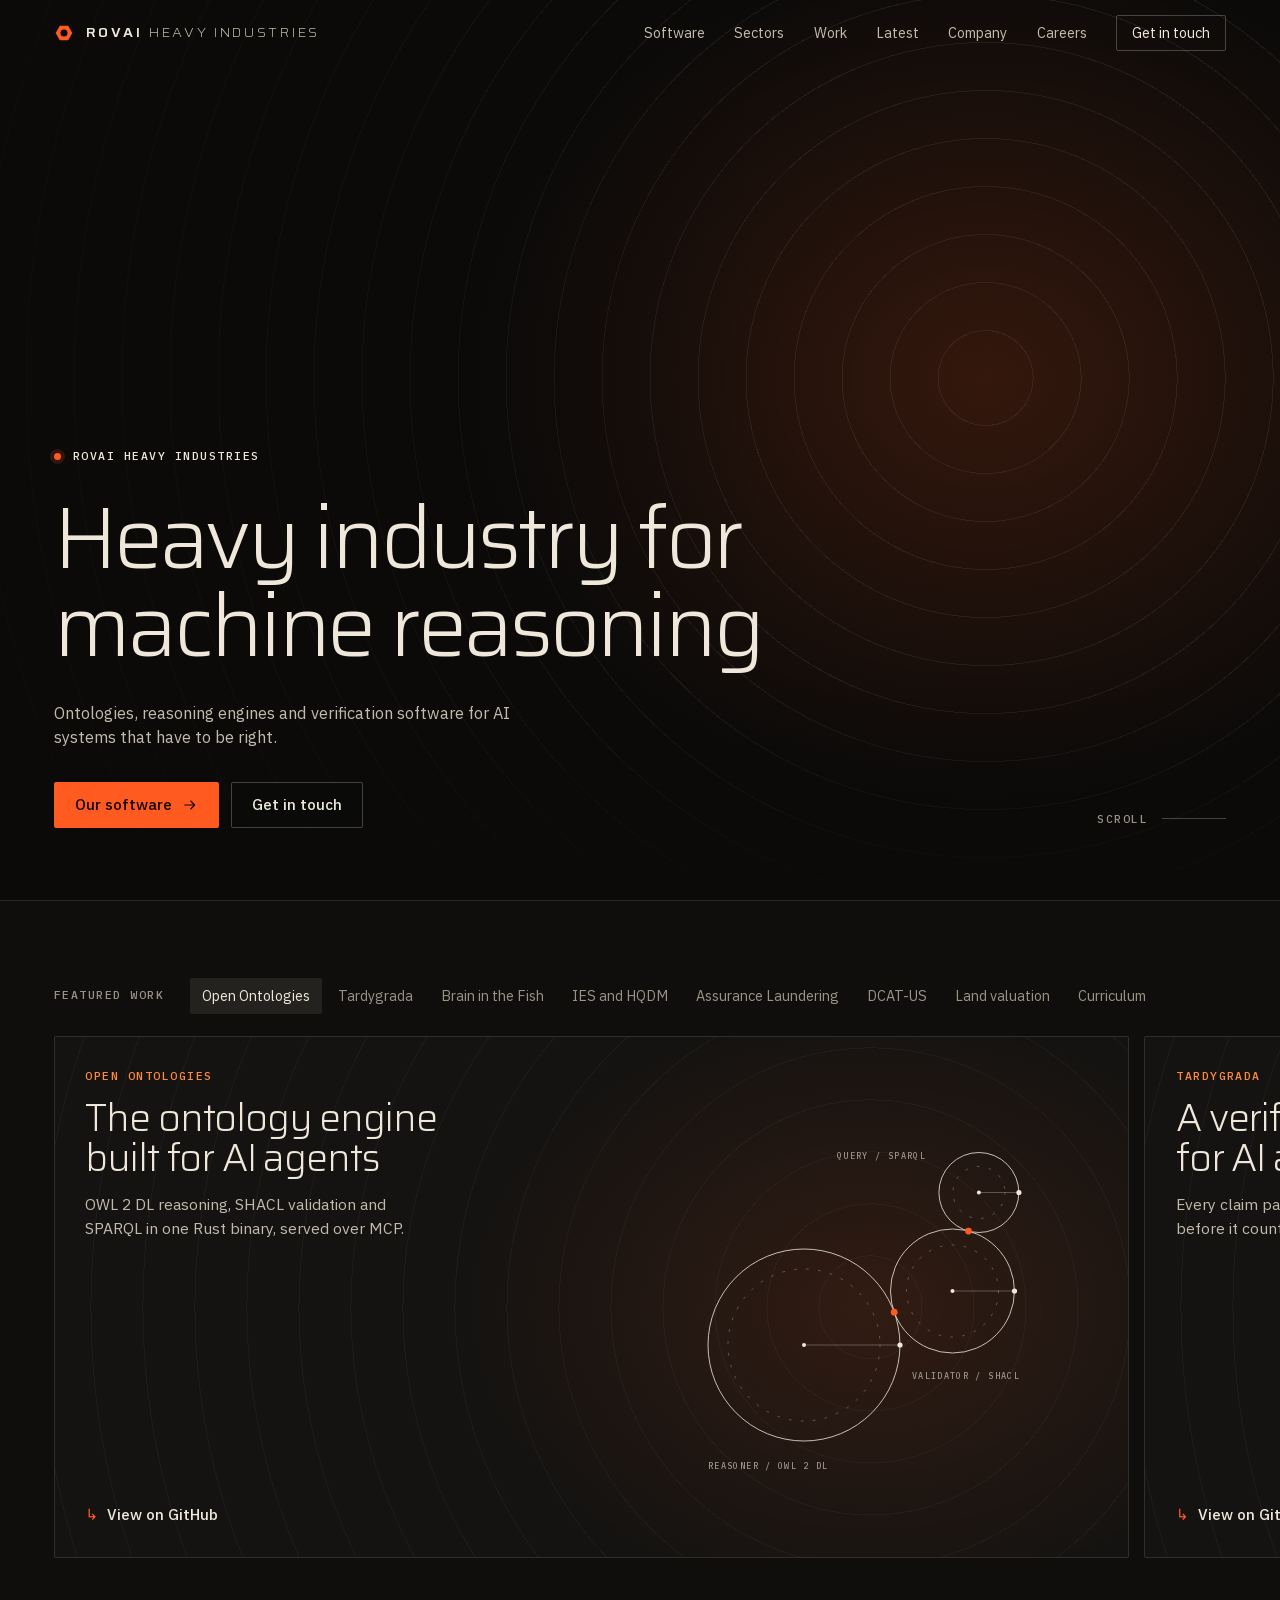
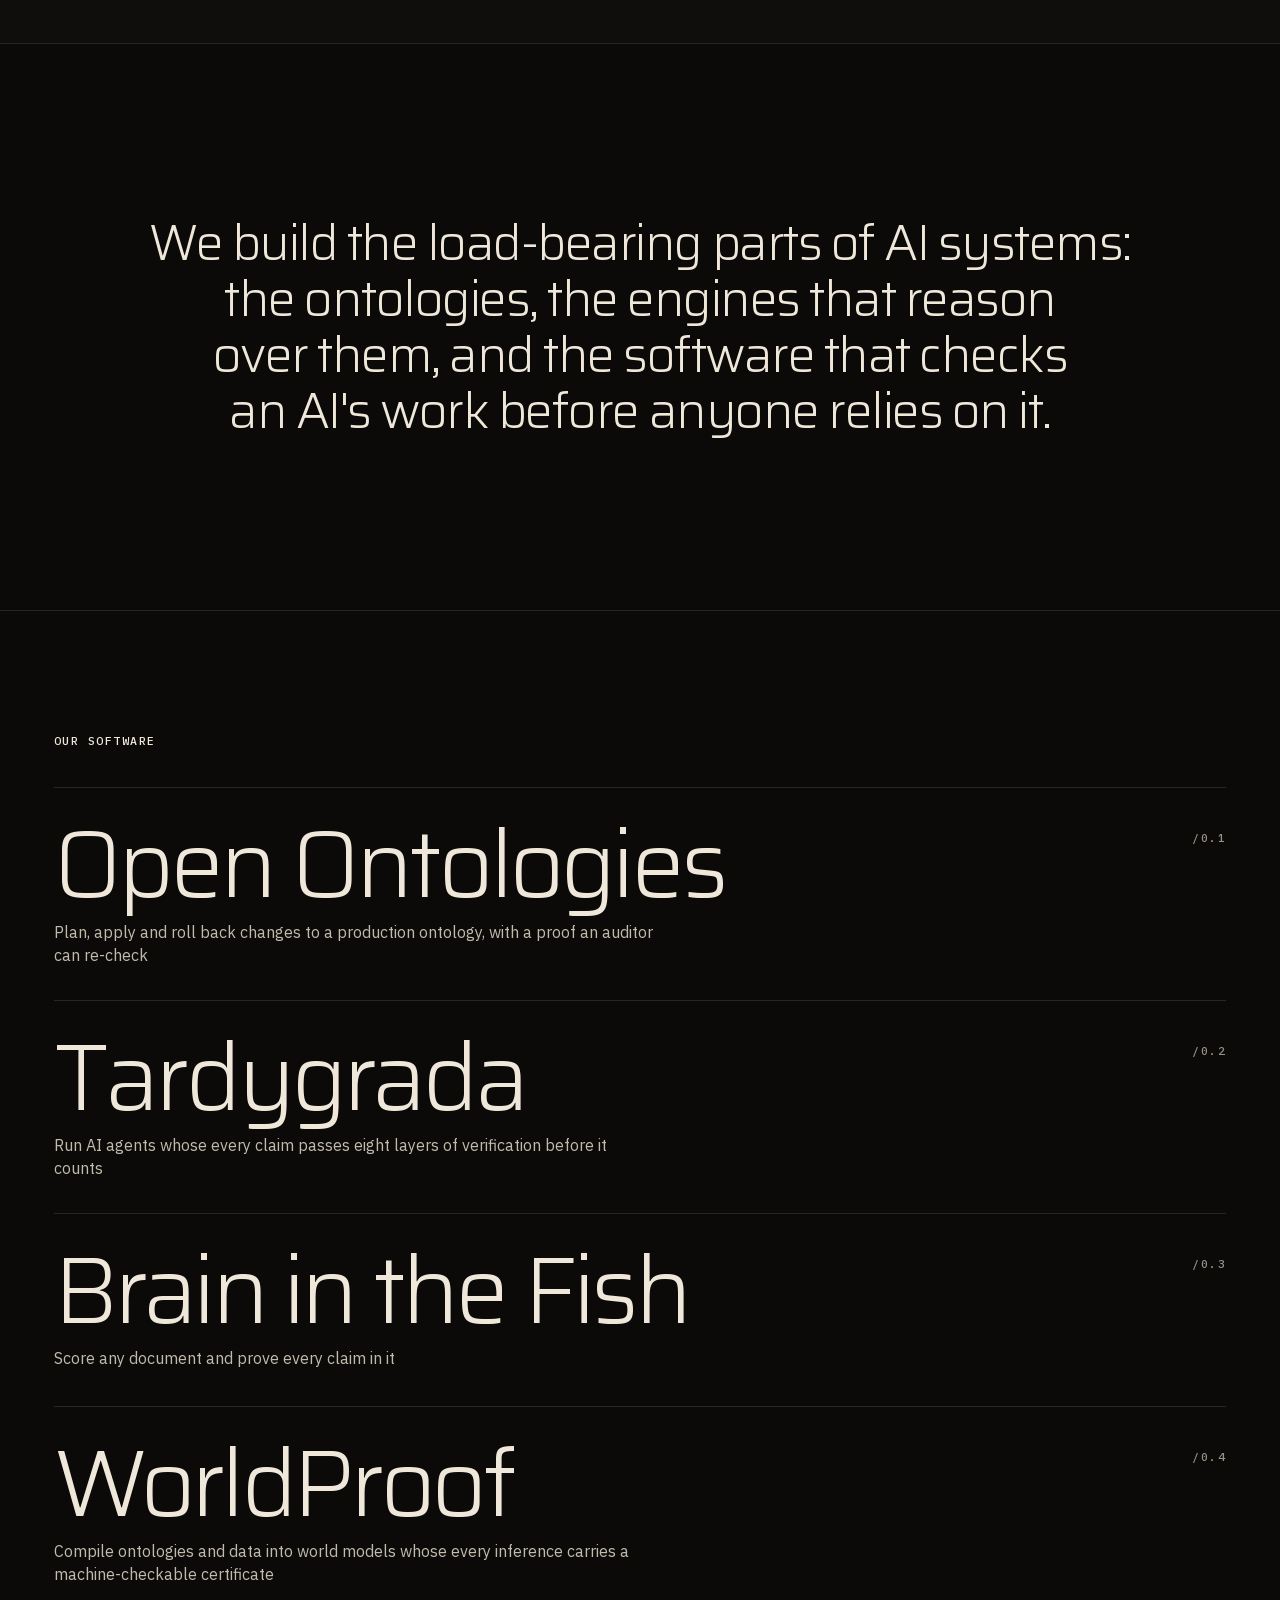
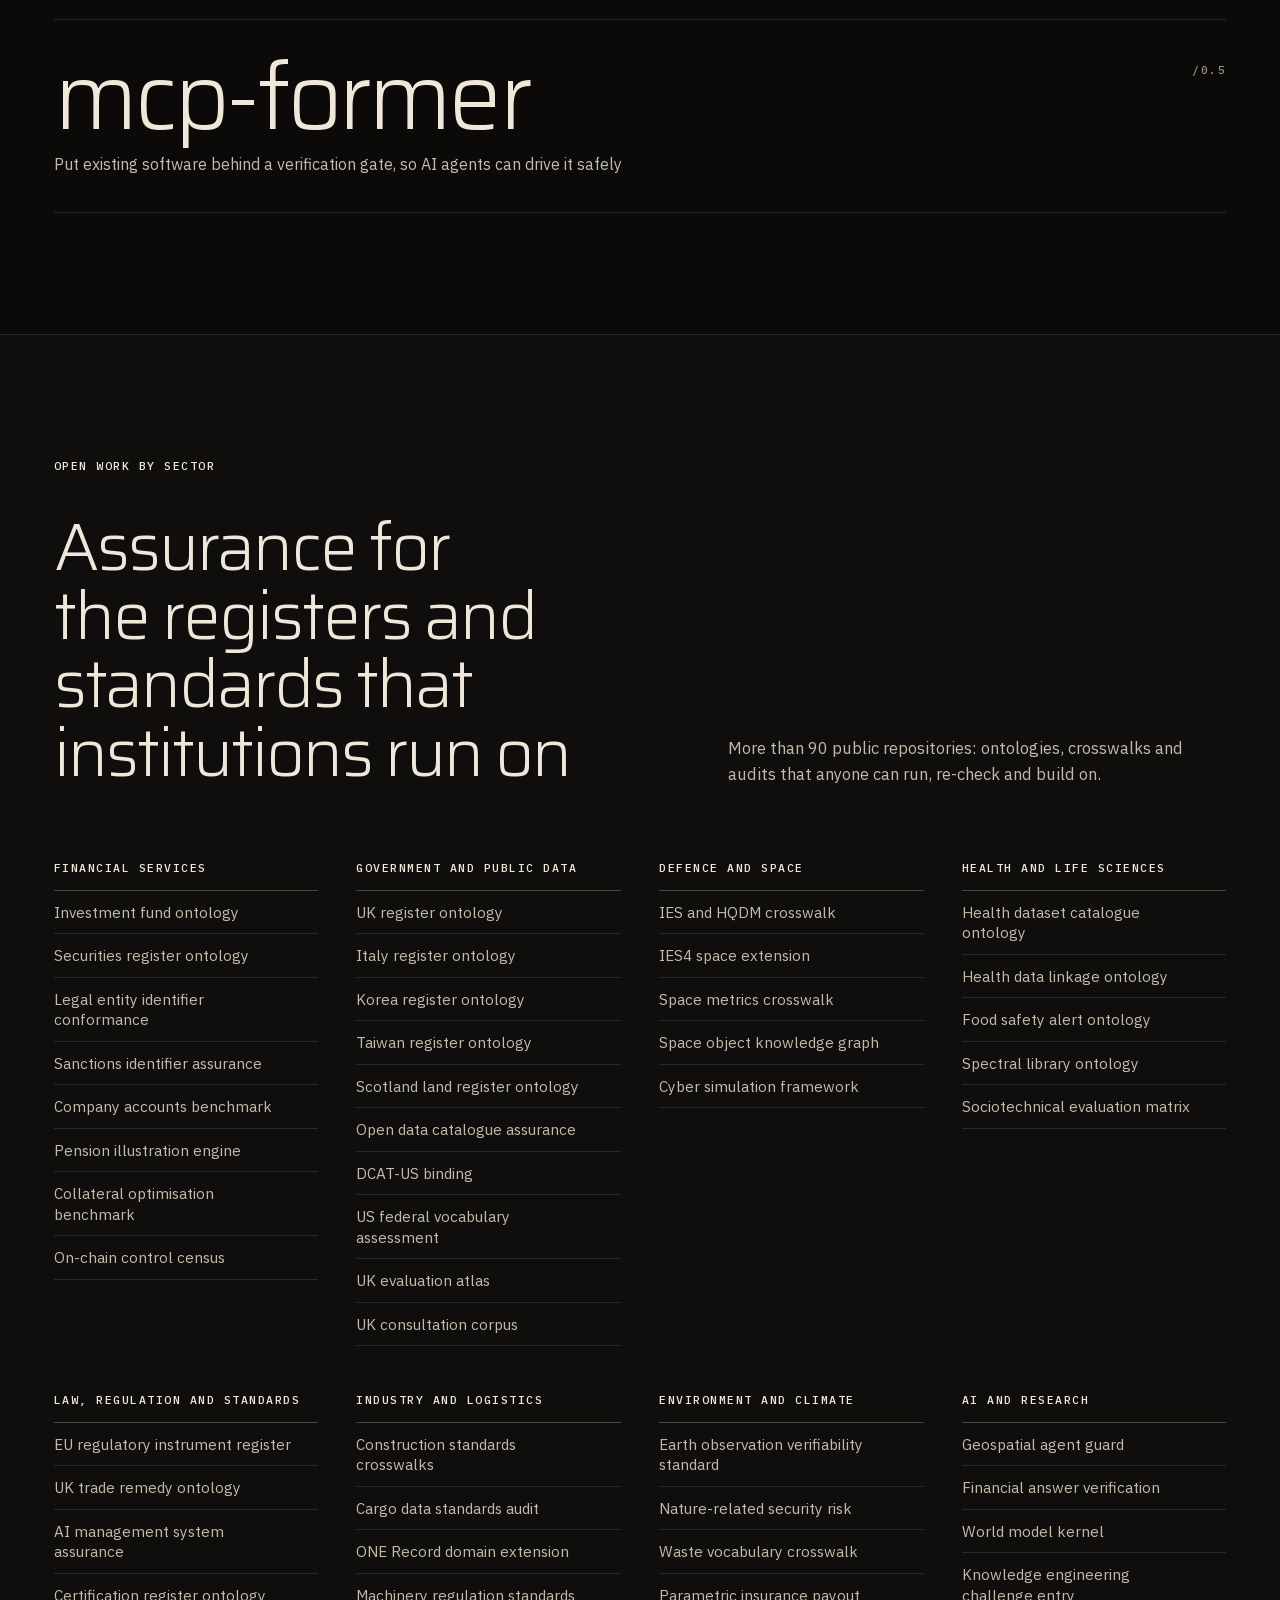
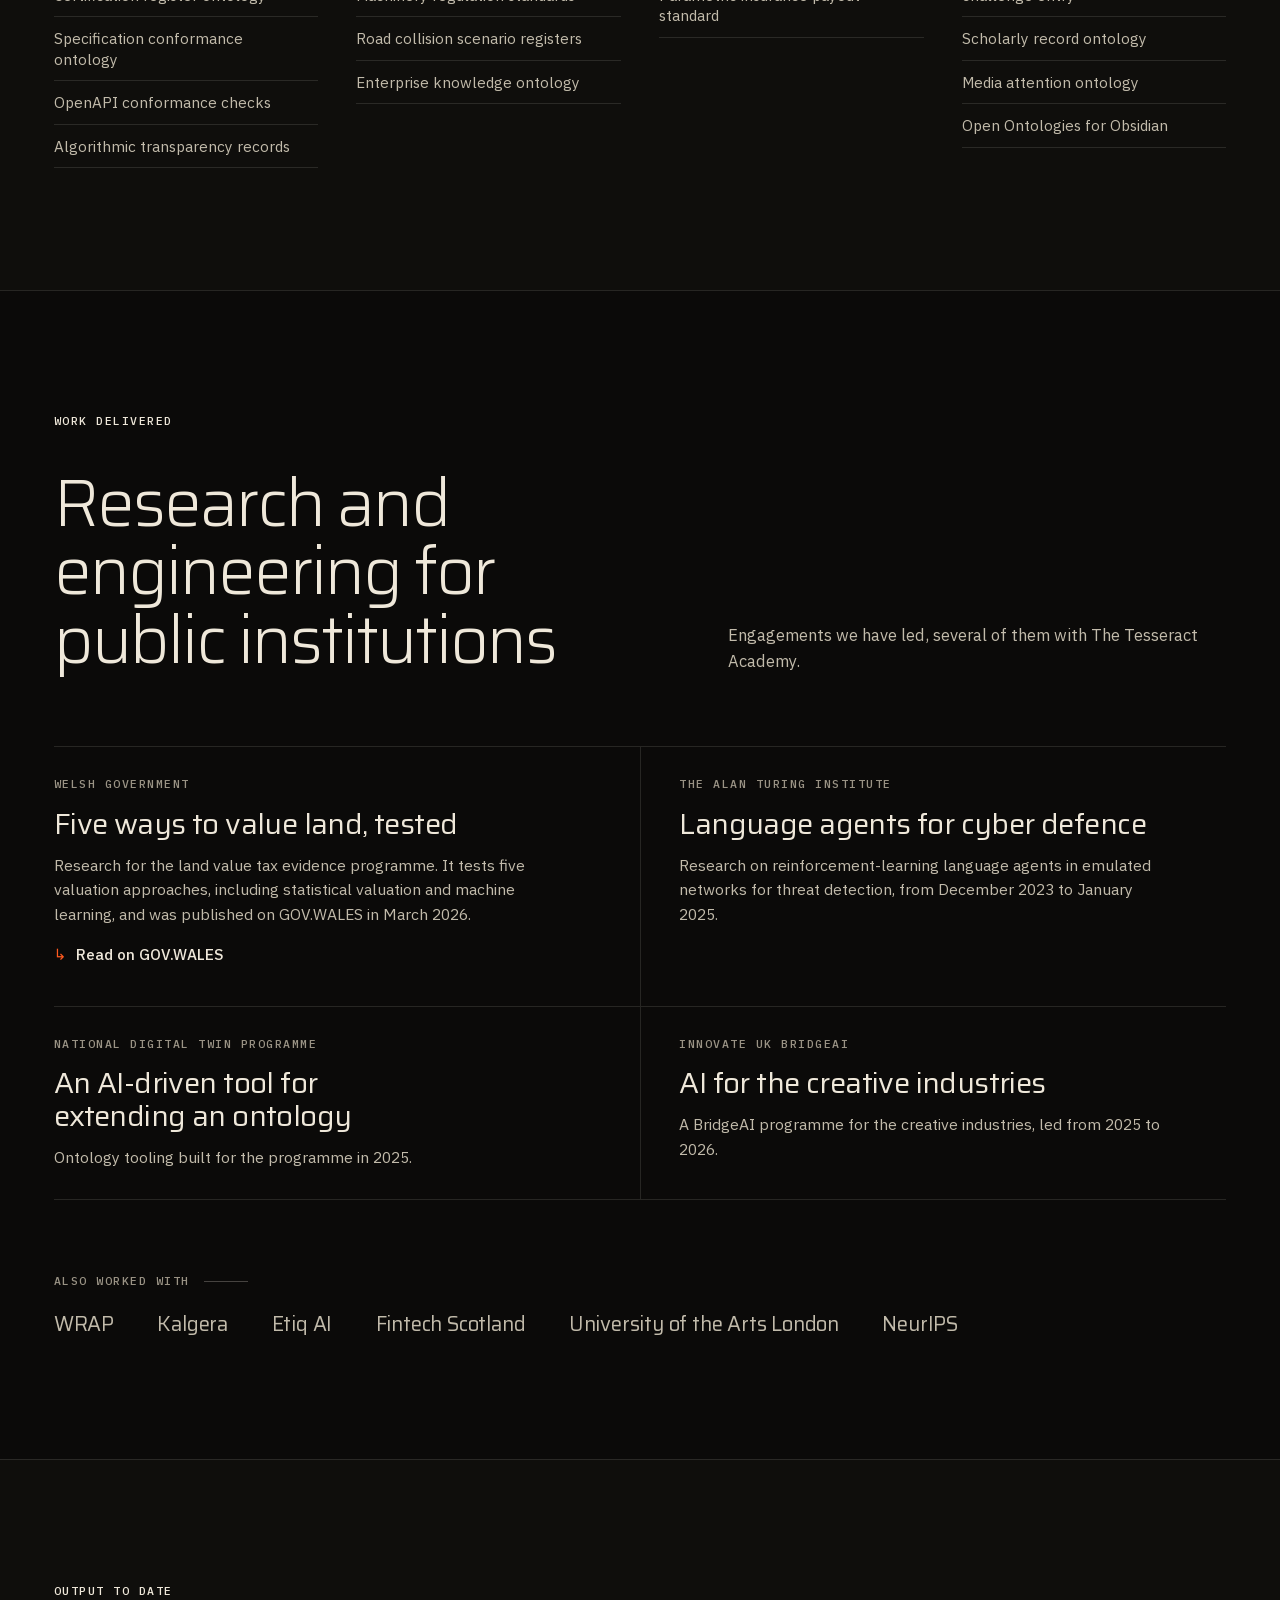
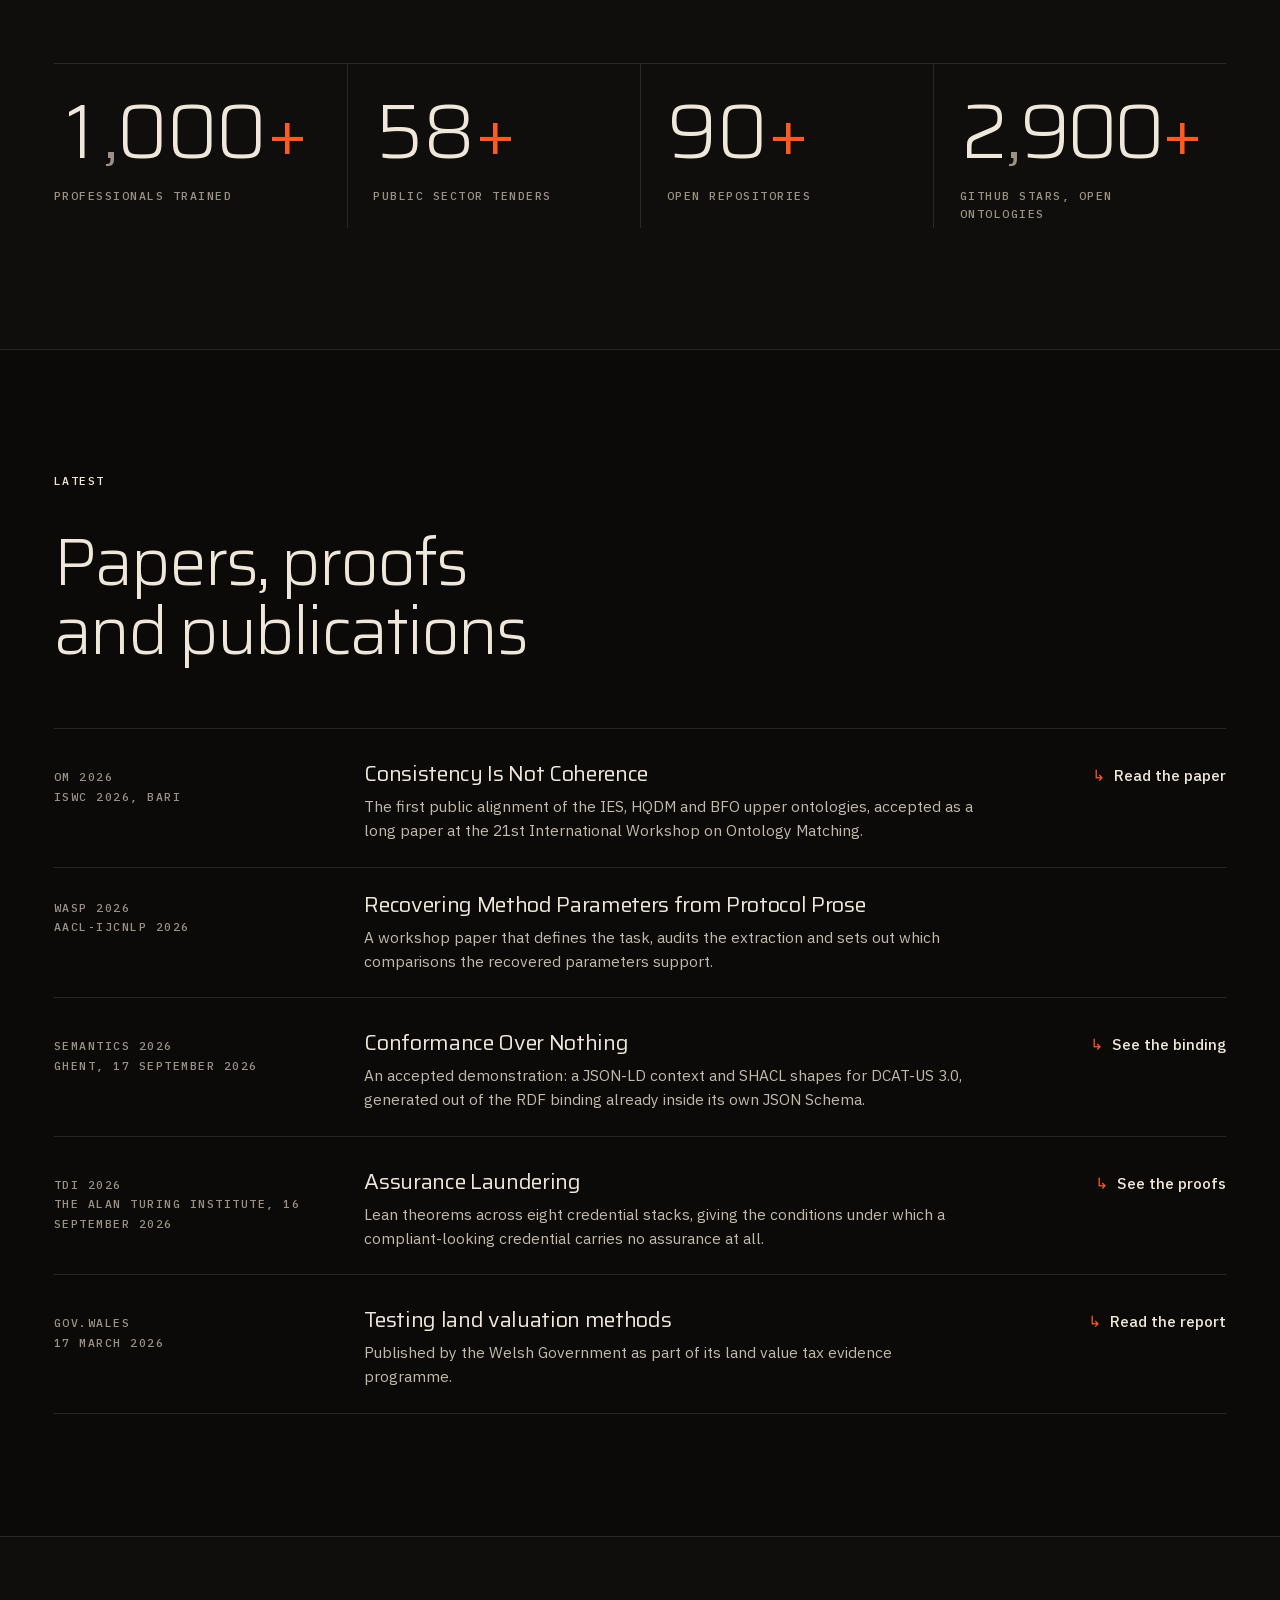
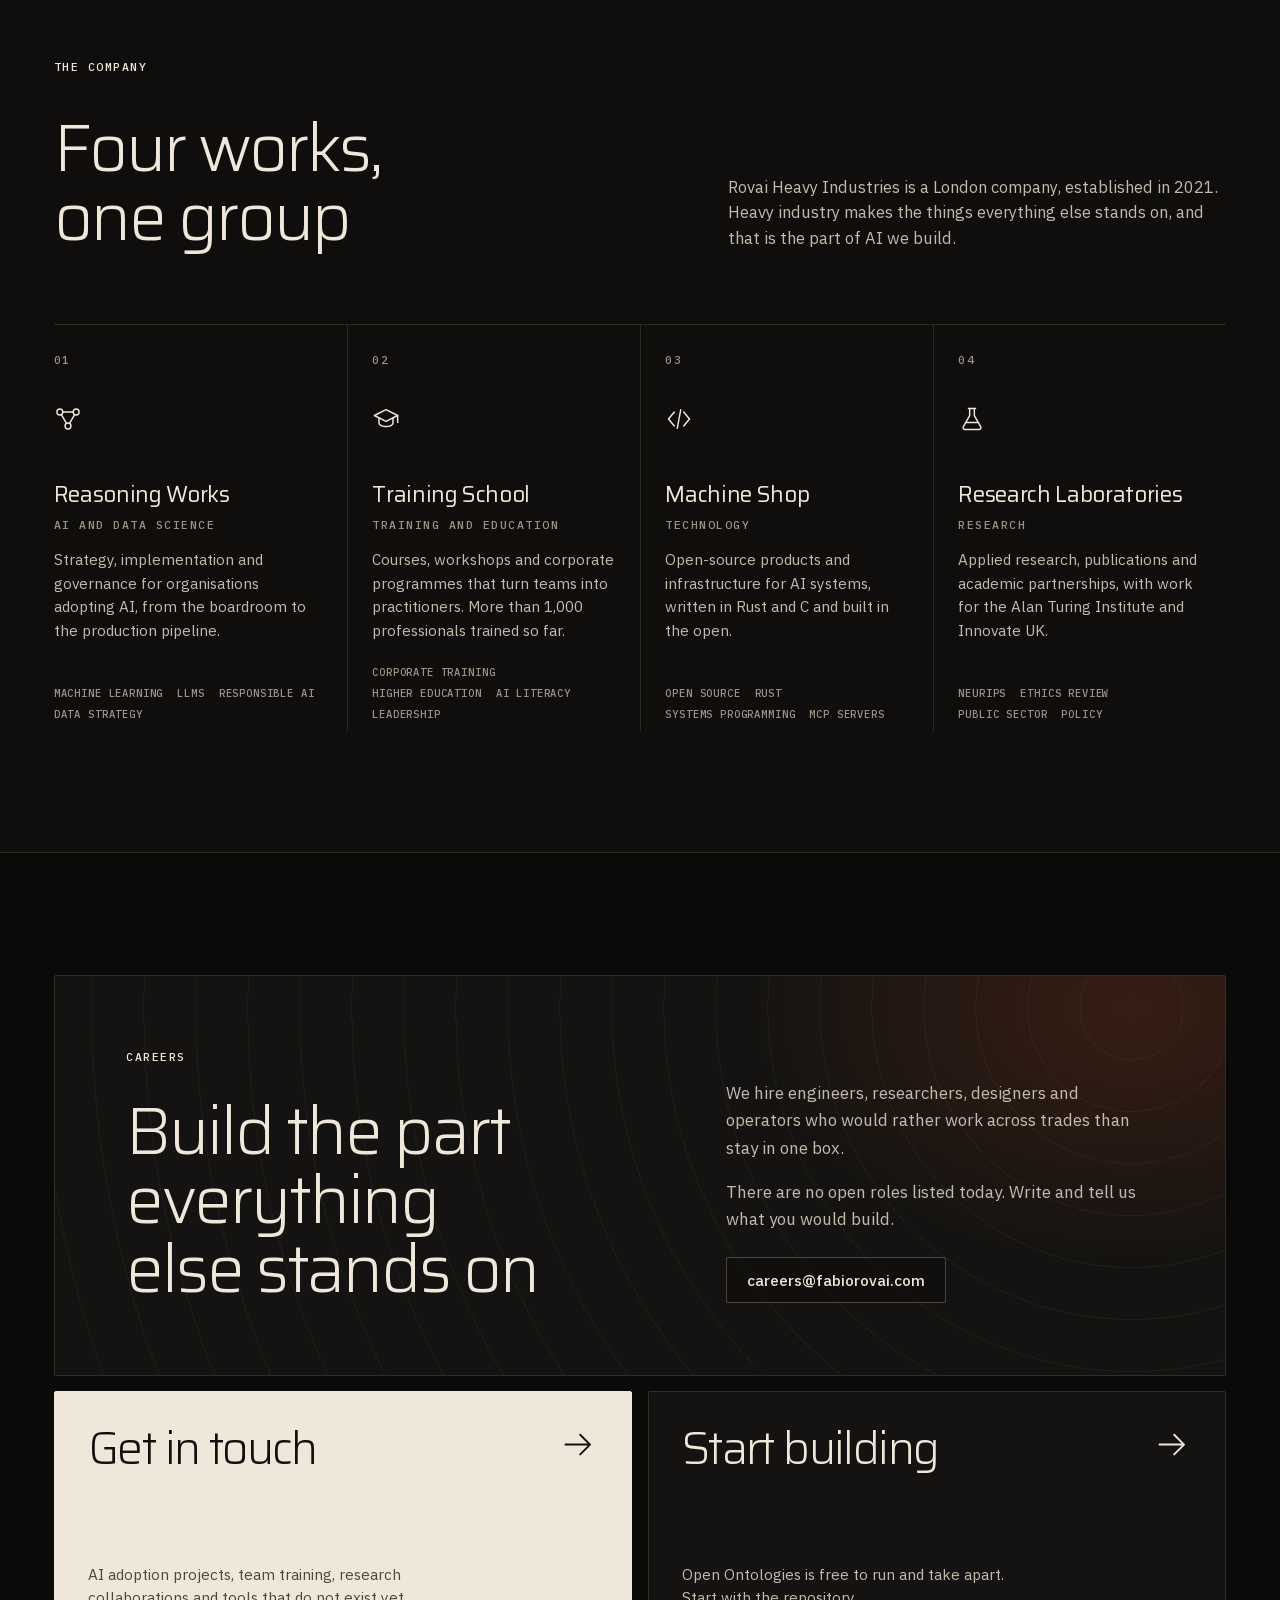
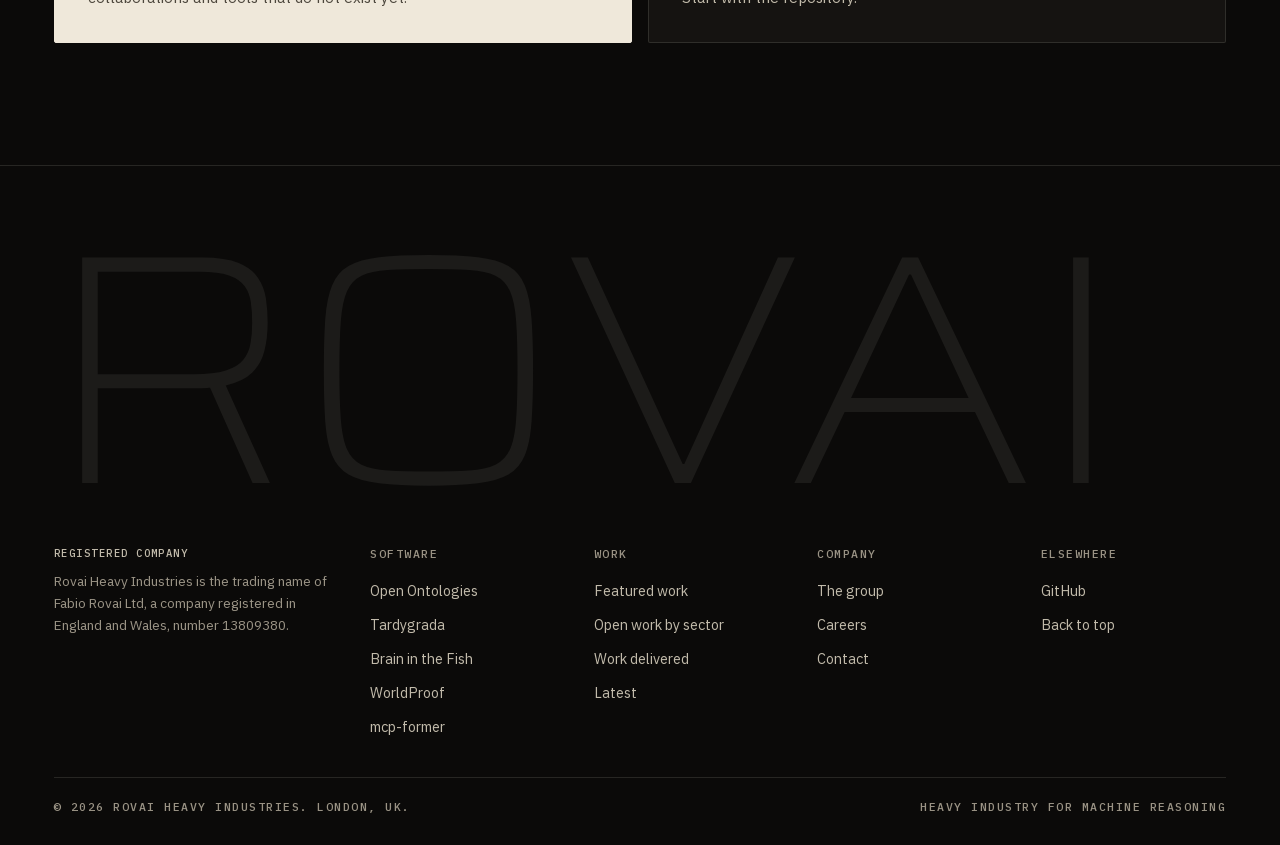
<file: index.html>
<!DOCTYPE html>
<html lang="en-GB">
<head>
    <meta charset="UTF-8">
    <meta name="viewport" content="width=device-width, initial-scale=1">
    <title>Rovai Heavy Industries | Heavy industry for machine reasoning</title>
    <meta name="description" content="Rovai Heavy Industries builds ontologies, reasoning engines and verification software for AI systems that have to be right. London.">
    <meta name="theme-color" content="#0b0a09">
    <link rel="canonical" href="https://fabiorovai.com/">

    <meta property="og:type" content="website">
    <meta property="og:site_name" content="Rovai Heavy Industries">
    <meta property="og:title" content="Rovai Heavy Industries">
    <meta property="og:description" content="Heavy industry for machine reasoning. Ontologies, reasoning engines and verification tools, built in London.">
    <meta property="og:url" content="https://fabiorovai.com/">
    <meta property="og:image" content="https://fabiorovai.com/assets/og.jpg">
    <meta property="og:image:width" content="1200">
    <meta property="og:image:height" content="630">
    <meta property="og:image:alt" content="Rovai Heavy Industries: heavy industry for machine reasoning, set over an abstract field of contour lines that glow orange round a hot centre.">
    <meta name="twitter:card" content="summary_large_image">
    <meta name="twitter:title" content="Rovai Heavy Industries">
    <meta name="twitter:description" content="Heavy industry for machine reasoning. Ontologies, reasoning engines and verification tools, built in London.">
    <meta name="twitter:image" content="https://fabiorovai.com/assets/og.jpg">

    <link rel="icon" href="/favicon.svg" type="image/svg+xml">
    <link rel="preload" href="/assets/fonts/saira-var.woff2" as="font" type="font/woff2" crossorigin>
    <link rel="preload" href="/assets/fonts/plex-sans-var.woff2" as="font" type="font/woff2" crossorigin>
    <link rel="stylesheet" href="/assets/rovai.css">
    <script>document.documentElement.classList.add('js');</script>

    <script type="application/ld+json">
    {
      "@context": "https://schema.org",
      "@type": "Organization",
      "@id": "https://fabiorovai.com/#organization",
      "name": "Rovai Heavy Industries",
      "legalName": "Fabio Rovai Ltd",
      "alternateName": "Fabio Rovai Ltd",
      "url": "https://fabiorovai.com/",
      "logo": "https://fabiorovai.com/assets/mark.png",
      "image": "https://fabiorovai.com/assets/og.jpg",
      "description": "Rovai Heavy Industries builds ontologies, reasoning engines and verification software for AI systems that have to be right. London.",
      "foundingDate": "2021",
      "address": {
        "@type": "PostalAddress",
        "addressLocality": "London",
        "addressCountry": "GB"
      },
      "identifier": "13809380",
      "sameAs": [
        "https://github.com/fabio-rovai",
        "https://find-and-update.company-information.service.gov.uk/company/13809380"
      ],
      "founder": {
        "@type": "Person",
        "@id": "https://fabiorovai.com/#fabio-rovai",
        "name": "Fabio Rovai",
        "url": "https://fabiorovai.com/about/",
        "image": "https://fabiorovai.com/assets/fabio-rovai.jpg",
        "jobTitle": "AI Researcher and Data Scientist",
        "sameAs": [
          "https://www.linkedin.com/in/fabiorovai/",
          "https://github.com/fabio-rovai"
        ]
      }
    }
    </script>
</head>
<body class="page-home">

    <a class="skip" href="#main">Skip to content</a>

    <header class="nav" id="nav">
        <div class="nav-bar">
            <a class="brand" href="#top" aria-label="Rovai Heavy Industries, home">
                <svg class="brand-nut" viewBox="0 0 24 24" aria-hidden="true"><path fill="currentColor" fill-rule="evenodd" d="M22 12l-5 8.66H7L2 12l5-8.66h10zM12 7.8a4.2 4.2 0 1 0 0 8.4 4.2 4.2 0 0 0 0-8.4z"/></svg>
                <span class="brand-name">Rovai <span>Heavy Industries</span></span>
            </a>
            <nav aria-label="Primary">
                <ul class="nav-links" id="nav-links">
                    <li><a href="#software">Software</a></li>
                    <li><a href="#sectors">Sectors</a></li>
                    <li><a href="#work">Work</a></li>
                    <li><a href="#latest">Latest</a></li>
                    <li><a href="#company">Company</a></li>
                    <li><a href="#careers">Careers</a></li>
                    <li><a href="#contact" class="nav-cta">Get in touch</a></li>
                </ul>
            </nav>
            <button class="nav-toggle" type="button" aria-label="Menu" aria-expanded="false" aria-controls="nav-links"><i></i><i></i></button>
        </div>
        <div class="nav-progress" aria-hidden="true"></div>
    </header>

    <main id="main">

        <section class="hero" data-field>
            <canvas class="hero-gl" aria-hidden="true"></canvas>
            <div class="hero-inner">
                <p class="hero-eyebrow mono">Rovai Heavy Industries</p>
                <h1 class="hero-line">Heavy industry for machine reasoning</h1>
                <p class="hero-sub">Ontologies, reasoning engines and verification software for AI systems that have to be right.</p>
                <div class="hero-actions">
                    <a href="#software" class="btn btn-molten">Our software <svg viewBox="0 0 24 24" fill="none" stroke="currentColor" stroke-linecap="round" stroke-linejoin="round" aria-hidden="true"><path d="M4 12h15M13 6l6 6-6 6"/></svg></a>
                    <a href="#contact" class="btn btn-steel">Get in touch</a>
                </div>
            </div>
            <p class="hero-cue mono" aria-hidden="true">Scroll<i></i></p>
        </section>

        <div class="floor">

            <section class="featured" id="featured">
                <div class="wrap featured-head">
                    <h2 class="mono">Featured work</h2>
                    <div class="chips"><button class="chip" type="button" data-go="f-oo" aria-current="true">Open Ontologies</button><button class="chip" type="button" data-go="f-tardygrada" aria-current="false">Tardygrada</button><button class="chip" type="button" data-go="f-bitf" aria-current="false">Brain in the Fish</button><button class="chip" type="button" data-go="f-ies" aria-current="false">IES and HQDM</button><button class="chip" type="button" data-go="f-laundering" aria-current="false">Assurance Laundering</button><button class="chip" type="button" data-go="f-dcat" aria-current="false">DCAT-US</button><button class="chip" type="button" data-go="f-land" aria-current="false">Land valuation</button><button class="chip" type="button" data-go="f-curriculum" aria-current="false">Curriculum</button></div>
                </div>
                <div class="reel">
                    <article class="feature" id="f-oo">
                        <div class="feature-art"><svg class="fig" viewBox="0 0 400 400" role="img" aria-label="Three wheels of different sizes turning against one another: the reasoner, the validator and the query engine that Open Ontologies runs in one binary."><g class="run spin fd" style="transform-origin:140px 248px;--t:64s;--d:500"><circle class="b" cx="140" cy="248" r="76" stroke-dasharray="2 10"/><path class="b" d="M140 248H236"/><circle class="bf" cx="236" cy="248" r="2.6"/></g><circle class="a ink" pathLength="1" cx="140" cy="248" r="96" style="--d:0"/><circle class="bf fd" cx="140" cy="248" r="2" style="--d:500"/><g class="run spin rev fd" style="transform-origin:288.5px 194px;--t:41.33s;--d:750"><circle class="b" cx="288.5" cy="194" r="46" stroke-dasharray="2 10"/><path class="b" d="M288.5 194H350.5"/><circle class="bf" cx="350.5" cy="194" r="2.6"/></g><circle class="a ink" pathLength="1" cx="288.5" cy="194" r="62" style="--d:250"/><circle class="bf fd" cx="288.5" cy="194" r="2" style="--d:750"/><g class="run spin fd" style="transform-origin:314.9px 95.5px;--t:26.67s;--d:1000"><circle class="b" cx="314.9" cy="95.5" r="26" stroke-dasharray="2 10"/><path class="b" d="M314.9 95.5H354.9"/><circle class="bf" cx="354.9" cy="95.5" r="2.6"/></g><circle class="a ink" pathLength="1" cx="314.9" cy="95.5" r="40" style="--d:500"/><circle class="bf fd" cx="314.9" cy="95.5" r="2" style="--d:1000"/><circle class="hf fd run beat" cx="230.2" cy="215.2" r="3.4" style="--d:1300"/><circle class="hf fd run beat" cx="304.5" cy="134.1" r="3.4" style="--d:1500;animation-delay:-1.6s"/><text class="fd" x="44" y="372" style="--d:1500">Reasoner / OWL 2 DL</text><text class="fd" x="356" y="282" text-anchor="end" style="--d:1600">Validator / SHACL</text><text class="fd" x="262" y="62" text-anchor="end" style="--d:1700">Query / SPARQL</text></svg></div>
                        <a class="feature-link" href="https://github.com/fabio-rovai/open-ontologies" target="_blank" rel="noopener">
                            <div class="feature-tag">
                                <p class="mono">Open Ontologies</p>
                                <h3 class="feature-title">The ontology engine built for AI agents</h3>
                                <p class="feature-text">OWL 2 DL reasoning, SHACL validation and SPARQL in one Rust binary, served over MCP.</p>
                            </div>
                            <span class="feature-go">View on GitHub</span>
                        </a>
                    </article>
                    <article class="feature" id="f-tardygrada">
                        <div class="feature-art"><svg class="fig" viewBox="0 0 400 400" role="img" aria-label="Eight concentric rings with a point travelling from the outside to the centre: a claim passing the eight verification layers of Tardygrada."><path class="b fd" d="M8 200H180" stroke-dasharray="2 7" style="--d:900"/><path class="b fd" d="M220 200H392" style="--d:900"/><circle class="b ink run ring" pathLength="1" cx="200" cy="200" r="144" style="--d:0;--k:1.12"/><circle class="b ink run ring" pathLength="1" cx="200" cy="200" r="126.5" style="--d:90;--k:1.53"/><circle class="b ink run ring" pathLength="1" cx="200" cy="200" r="109" style="--d:180;--k:1.94"/><circle class="b ink run ring" pathLength="1" cx="200" cy="200" r="91.5" style="--d:270;--k:2.34"/><circle class="b ink run ring" pathLength="1" cx="200" cy="200" r="74" style="--d:360;--k:2.75"/><circle class="b ink run ring" pathLength="1" cx="200" cy="200" r="56.5" style="--d:450;--k:3.16"/><circle class="b ink run ring" pathLength="1" cx="200" cy="200" r="39" style="--d:540;--k:3.57"/><circle class="b ink run ring" pathLength="1" cx="200" cy="200" r="21.5" style="--d:630;--k:3.98"/><circle class="hf fd" cx="200" cy="200" r="3.2" style="--d:1100"/><g class="run probe" style="transform-origin:200px 200px"><circle class="hf" cx="200" cy="200" r="4"/><circle class="h" cx="200" cy="200" r="9" style="opacity:.4"/></g><text class="fd" x="8" y="189" style="--d:1300">Claim</text><text class="fd" x="392" y="189" text-anchor="end" style="--d:1400">Verdict</text></svg></div>
                        <a class="feature-link" href="https://github.com/fabio-rovai/tardygrada" target="_blank" rel="noopener">
                            <div class="feature-tag">
                                <p class="mono">Tardygrada</p>
                                <h3 class="feature-title">A verified runtime for AI agents</h3>
                                <p class="feature-text">Every claim passes eight layers of verification before it counts. No LLM judges an LLM.</p>
                            </div>
                            <span class="feature-go">View on GitHub</span>
                        </a>
                    </article>
                    <article class="feature" id="f-bitf">
                        <div class="feature-art"><svg class="fig" viewBox="0 0 400 400" role="img" aria-label="Nine lines of a document read from top to bottom, each one marked as proven, with a score filling beneath: how Brain in the Fish checks a document."><path class="b ink run row" pathLength="1" d="M70 84H280" style="--d:0;--k:0.36"/><circle class="b fd run tick" cx="322" cy="84" r="3.5" style="--d:600;--k:0.36"/><path class="b ink run row" pathLength="1" d="M70 110H250" style="--d:70;--k:0.88"/><circle class="b fd run tick" cx="322" cy="110" r="3.5" style="--d:670;--k:0.88"/><path class="b ink run row" pathLength="1" d="M70 136H270" style="--d:140;--k:1.40"/><circle class="b fd run tick" cx="322" cy="136" r="3.5" style="--d:740;--k:1.40"/><path class="b ink run row" pathLength="1" d="M70 162H220" style="--d:210;--k:1.93"/><circle class="b fd run tick" cx="322" cy="162" r="3.5" style="--d:810;--k:1.93"/><path class="b ink run row" pathLength="1" d="M70 188H285" style="--d:280;--k:2.45"/><circle class="b fd run tick" cx="322" cy="188" r="3.5" style="--d:880;--k:2.45"/><path class="b ink run row" pathLength="1" d="M70 214H240" style="--d:350;--k:2.97"/><circle class="b fd run tick" cx="322" cy="214" r="3.5" style="--d:950;--k:2.97"/><path class="b ink run row" pathLength="1" d="M70 240H265" style="--d:420;--k:3.49"/><circle class="b fd run tick" cx="322" cy="240" r="3.5" style="--d:1020;--k:3.49"/><path class="b ink run row" pathLength="1" d="M70 266H210" style="--d:490;--k:4.01"/><circle class="b fd run tick" cx="322" cy="266" r="3.5" style="--d:1090;--k:4.01"/><path class="b ink run row" pathLength="1" d="M70 292H275" style="--d:560;--k:4.53"/><circle class="b fd run tick" cx="322" cy="292" r="3.5" style="--d:1160;--k:4.53"/><path class="h run scan" d="M52 66H348"/><path class="b fd" d="M70 340H330" style="--d:1200"/><path class="h run score" d="M70 340H330" style="transform-origin:70px 340px;stroke-width:2"/><text class="fd" x="70" y="58" style="--d:1300">Document</text><text class="fd" x="322" y="58" text-anchor="middle" style="--d:1400">Proof</text><text class="fd" x="70" y="364" style="--d:1500">Score</text></svg></div>
                        <a class="feature-link" href="https://github.com/fabio-rovai/brain-in-the-fish" target="_blank" rel="noopener">
                            <div class="feature-tag">
                                <p class="mono">Brain in the Fish</p>
                                <h3 class="feature-title">Score any document. Prove every claim.</h3>
                                <p class="feature-text">Document verification grounded in an ontology.</p>
                            </div>
                            <span class="feature-go">View on GitHub</span>
                        </a>
                    </article>
                    <article class="feature" id="f-ies">
                        <div class="feature-art"><svg class="fig" viewBox="0 0 400 400" role="img" aria-label="Two columns of terms joined by lines, two of the lines crossing and one term on each side left without a counterpart: a crosswalk between two ontologies."><path class="b ink" pathLength="1" d="M120 80L280 80" style="--d:300"/><path class="h ink" pathLength="1" d="M120 120L280 160" style="--d:420"/><path class="h ink" pathLength="1" d="M120 160L280 120" style="--d:540"/><path class="b ink" pathLength="1" d="M120 200L280 200" style="--d:660"/><path class="h ink" pathLength="1" d="M120 240L280 280" style="--d:780"/><path class="h ink" pathLength="1" d="M120 280L280 240" style="--d:900"/><circle class="bf fd" cx="120" cy="80" r="3" style="--d:0"/><circle class="bf fd" cx="280" cy="80" r="3" style="--d:0"/><circle class="bf fd" cx="120" cy="120" r="3" style="--d:60"/><circle class="bf fd" cx="280" cy="120" r="3" style="--d:60"/><circle class="bf fd" cx="120" cy="160" r="3" style="--d:120"/><circle class="bf fd" cx="280" cy="160" r="3" style="--d:120"/><circle class="bf fd" cx="120" cy="200" r="3" style="--d:180"/><circle class="bf fd" cx="280" cy="200" r="3" style="--d:180"/><circle class="bf fd" cx="120" cy="240" r="3" style="--d:240"/><circle class="bf fd" cx="280" cy="240" r="3" style="--d:240"/><circle class="bf fd" cx="120" cy="280" r="3" style="--d:300"/><circle class="bf fd" cx="280" cy="280" r="3" style="--d:300"/><circle class="bf fd" cx="120" cy="320" r="3" style="--d:360"/><circle class="bf fd" cx="280" cy="320" r="3" style="--d:360"/><circle class="h fd run beat" cx="120" cy="320" r="8" style="--d:1300"/><circle class="h fd run beat" cx="280" cy="320" r="8" style="--d:1400;animation-delay:-1.6s"/><text class="fd" x="120" y="50" text-anchor="middle" style="--d:900">IES</text><text class="fd" x="280" y="50" text-anchor="middle" style="--d:1000">HQDM</text><text class="fd" x="200" y="360" text-anchor="middle" style="--d:1500">No counterpart</text></svg></div>
                        <a class="feature-link" href="https://github.com/fabio-rovai/ies-hqdm-crosswalk" target="_blank" rel="noopener">
                            <div class="feature-tag">
                                <p class="mono">IES and HQDM</p>
                                <h3 class="feature-title">The first public crosswalk between two 4D defence ontologies</h3>
                                <p class="feature-text">Correspondences between the UK Information Exchange Standard and HQDM, with a record of where the two diverge.</p>
                            </div>
                            <span class="feature-go">View on GitHub</span>
                        </a>
                    </article>
                    <article class="feature" id="f-laundering">
                        <div class="feature-art"><svg class="fig" viewBox="0 0 400 400" role="img" aria-label="A chain of six rings, one of them broken: the level of assurance a credential really carries is set by its weakest link."><circle class="a ink" pathLength="1" cx="70" cy="200" r="34" style="--d:0"/><circle class="a ink" pathLength="1" cx="122" cy="200" r="34" style="--d:110"/><circle class="a ink" pathLength="1" cx="174" cy="200" r="34" style="--d:220"/><circle class="h fd run beat" cx="226" cy="200" r="34" stroke-dasharray="3 6" style="--d:700"/><circle class="a ink" pathLength="1" cx="278" cy="200" r="34" style="--d:440"/><circle class="a ink" pathLength="1" cx="330" cy="200" r="34" style="--d:550"/><path class="b fd" d="M226 240V262" style="--d:1100"/><text class="fd" x="226" y="280" text-anchor="middle" style="--d:1200">Weakest link</text><path class="b fd" d="M36 138H364" stroke-dasharray="2 7" style="--d:900"/><text class="fd" x="36" y="126" style="--d:1000">Claimed assurance</text></svg></div>
                        <a class="feature-link" href="https://github.com/fabio-rovai/assurance-laundering" target="_blank" rel="noopener">
                            <div class="feature-tag">
                                <p class="mono">Assurance Laundering</p>
                                <h3 class="feature-title">When a compliant-looking credential carries no assurance</h3>
                                <p class="feature-text">A cross-standard ontology and machine-checked proofs in Lean 4, presented at TDI 2026 at the Alan Turing Institute.</p>
                            </div>
                            <span class="feature-go">View on GitHub</span>
                        </a>
                    </article>
                    <article class="feature" id="f-dcat">
                        <div class="feature-art"><svg class="fig" viewBox="0 0 400 400" role="img" aria-label="A schema tree on the left becomes three graph statements on the right: a metadata profile bound to RDF from its own schema."><path class="b ink" pathLength="1" d="M70 200L150 120M70 200H150M70 200L150 280" style="--d:0"/><circle class="bf fd" cx="70" cy="200" r="4" style="--d:300"/><circle class="bf fd" cx="150" cy="120" r="3" style="--d:400"/><path class="h fd" d="M166 120H232" stroke-dasharray="2 6" style="--d:800"/><path class="a ink" pathLength="1" d="M250 120H330" style="--d:1000"/><circle class="bf fd" cx="250" cy="120" r="4" style="--d:1100"/><circle class="bf fd" cx="330" cy="120" r="4" style="--d:1200"/><circle class="bf fd" cx="150" cy="200" r="3" style="--d:480"/><path class="h fd" d="M166 200H232" stroke-dasharray="2 6" style="--d:920"/><path class="a ink" pathLength="1" d="M250 200H330" style="--d:1120"/><circle class="bf fd" cx="250" cy="200" r="4" style="--d:1220"/><circle class="bf fd" cx="330" cy="200" r="4" style="--d:1320"/><circle class="bf fd" cx="150" cy="280" r="3" style="--d:560"/><path class="h fd" d="M166 280H232" stroke-dasharray="2 6" style="--d:1040"/><path class="a ink" pathLength="1" d="M250 280H330" style="--d:1240"/><circle class="bf fd" cx="250" cy="280" r="4" style="--d:1340"/><circle class="bf fd" cx="330" cy="280" r="4" style="--d:1440"/><text class="fd" x="70" y="70" style="--d:600">JSON Schema</text><text class="fd" x="330" y="70" text-anchor="end" style="--d:1400">RDF</text></svg></div>
                        <a class="feature-link" href="https://github.com/fabio-rovai/dcat-us-binding" target="_blank" rel="noopener">
                            <div class="feature-tag">
                                <p class="mono">DCAT-US</p>
                                <h3 class="feature-title">A national metadata profile, validated against its own published artifacts</h3>
                                <p class="feature-text">A JSON-LD context and SHACL shapes for DCAT-US 3.0, generated from the profile&#x27;s own JSON Schema.</p>
                            </div>
                            <span class="feature-go">View on GitHub</span>
                        </a>
                    </article>
                    <article class="feature" id="f-land">
                        <div class="feature-art"><svg class="fig" viewBox="0 0 400 400" role="img" aria-label="A map of land parcels with one parcel picked out and five marks beneath it: one parcel valued five ways."><path class="a ink" pathLength="1" d="M70 80H330V320H70Z" style="--d:0"/><path class="b ink" pathLength="1" d="M150 80V320M235 80V200M270 200V320M70 160H235M150 200H330M70 255H150M270 262H330" style="--d:400"/><path class="h ink" pathLength="1" d="M150 200H270V320H150Z" style="--d:1100"/><path class="b fd" d="M150 350H168" style="--d:1500;stroke-width:2"/><path class="b fd" d="M176 350H194" style="--d:1590;stroke-width:2"/><path class="h fd" d="M202 350H220" style="--d:1680;stroke-width:2"/><path class="b fd" d="M228 350H246" style="--d:1770;stroke-width:2"/><path class="b fd" d="M254 350H272" style="--d:1860;stroke-width:2"/><text class="fd" x="70" y="62" style="--d:900">Parcels</text><text class="fd" x="150" y="374" style="--d:1900">Five methods</text></svg></div>
                        <a class="feature-link" href="https://www.gov.wales/testing-land-valuation-methods-tesseract-academy" target="_blank" rel="noopener">
                            <div class="feature-tag">
                                <p class="mono">Land valuation</p>
                                <h3 class="feature-title">Five ways to value land, tested for the Welsh Government</h3>
                                <p class="feature-text">Research for the land value tax evidence programme, published on GOV.WALES in March 2026.</p>
                            </div>
                            <span class="feature-go">Read on GOV.WALES</span>
                        </a>
                    </article>
                    <article class="feature" id="f-curriculum">
                        <div class="feature-art"><svg class="fig" viewBox="0 0 400 400" role="img" aria-label="Nine rows of dots, 147 in all: nine courses and their lessons."><path class="a fd" d="M70 92H294" stroke-dasharray="0.1 13.9" style="--d:200;stroke-width:4"/><path class="a fd" d="M70 120H266" stroke-dasharray="0.1 13.9" style="--d:310;stroke-width:4"/><path class="a fd" d="M70 148H308" stroke-dasharray="0.1 13.9" style="--d:420;stroke-width:4"/><path class="a fd" d="M70 176H252" stroke-dasharray="0.1 13.9" style="--d:530;stroke-width:4"/><path class="a fd" d="M70 204H280" stroke-dasharray="0.1 13.9" style="--d:640;stroke-width:4"/><path class="a fd" d="M70 232H322" stroke-dasharray="0.1 13.9" style="--d:750;stroke-width:4"/><path class="a fd" d="M70 260H266" stroke-dasharray="0.1 13.9" style="--d:860;stroke-width:4"/><path class="a fd" d="M70 288H294" stroke-dasharray="0.1 13.9" style="--d:970;stroke-width:4"/><path class="a fd" d="M70 316H280" stroke-dasharray="0.1 13.9" style="--d:1080;stroke-width:4"/><text class="fd" x="70" y="62" style="--d:0">Nine courses</text><text class="fd" x="330" y="62" text-anchor="end" style="--d:1300">147 lessons</text><path class="h fd" d="M70 352H330" style="--d:1400"/></svg></div>
                        <a class="feature-link" href="https://github.com/fabio-rovai/ontology-curriculum" target="_blank" rel="noopener">
                            <div class="feature-tag">
                                <p class="mono">Curriculum</p>
                                <h3 class="feature-title">An ontology engineering curriculum, published as an ontology</h3>
                                <p class="feature-text">Nine free courses and 147 lessons in OWL 2 and SKOS, each crosswalked to the standards it teaches.</p>
                            </div>
                            <span class="feature-go">View on GitHub</span>
                        </a>
                    </article>
                </div>
            </section>

            <section class="statement" aria-label="What we build">
                <div class="wrap">
                    <p class="statement-text">We build the load-bearing parts of AI systems: the ontologies, the engines that reason over them, and the software that checks an AI's work before anyone relies on it.</p>
                </div>
            </section>

            <section class="bay" id="software">
                <div class="wrap">
                    <h2 class="bay-rule mono"><b>Our software</b></h2>
                    <ul class="wares">
                        <li class="reveal" style="--i:0"><a class="ware" href="https://github.com/fabio-rovai/open-ontologies" target="_blank" rel="noopener"><span class="ware-name">Open Ontologies</span><span class="ware-no mono">/0.1</span><span class="ware-desc">Plan, apply and roll back changes to a production ontology, with a proof an auditor can re-check</span><svg class="ware-go" viewBox="0 0 24 24" fill="none" stroke="currentColor" stroke-linecap="round" stroke-linejoin="round" aria-hidden="true"><path d="M4 12h15M13 6l6 6-6 6"/></svg></a></li>
                        <li class="reveal" style="--i:1"><a class="ware" href="https://github.com/fabio-rovai/tardygrada" target="_blank" rel="noopener"><span class="ware-name">Tardygrada</span><span class="ware-no mono">/0.2</span><span class="ware-desc">Run AI agents whose every claim passes eight layers of verification before it counts</span><svg class="ware-go" viewBox="0 0 24 24" fill="none" stroke="currentColor" stroke-linecap="round" stroke-linejoin="round" aria-hidden="true"><path d="M4 12h15M13 6l6 6-6 6"/></svg></a></li>
                        <li class="reveal" style="--i:2"><a class="ware" href="https://github.com/fabio-rovai/brain-in-the-fish" target="_blank" rel="noopener"><span class="ware-name">Brain in the Fish</span><span class="ware-no mono">/0.3</span><span class="ware-desc">Score any document and prove every claim in it</span><svg class="ware-go" viewBox="0 0 24 24" fill="none" stroke="currentColor" stroke-linecap="round" stroke-linejoin="round" aria-hidden="true"><path d="M4 12h15M13 6l6 6-6 6"/></svg></a></li>
                        <li class="reveal" style="--i:0"><a class="ware" href="https://github.com/fabio-rovai/worldproof" target="_blank" rel="noopener"><span class="ware-name">WorldProof</span><span class="ware-no mono">/0.4</span><span class="ware-desc">Compile ontologies and data into world models whose every inference carries a machine-checkable certificate</span><svg class="ware-go" viewBox="0 0 24 24" fill="none" stroke="currentColor" stroke-linecap="round" stroke-linejoin="round" aria-hidden="true"><path d="M4 12h15M13 6l6 6-6 6"/></svg></a></li>
                        <li class="reveal" style="--i:1"><a class="ware" href="https://github.com/fabio-rovai/mcp-former" target="_blank" rel="noopener"><span class="ware-name">mcp-former</span><span class="ware-no mono">/0.5</span><span class="ware-desc">Put existing software behind a verification gate, so AI agents can drive it safely</span><svg class="ware-go" viewBox="0 0 24 24" fill="none" stroke="currentColor" stroke-linecap="round" stroke-linejoin="round" aria-hidden="true"><path d="M4 12h15M13 6l6 6-6 6"/></svg></a></li>
                    </ul>
                </div>
            </section>

            <section class="bay bay-alt" id="sectors">
                <div class="wrap">
                    <header class="bay-head">
                        <p class="bay-rule mono"><b>Open work by sector</b></p>
                        <h2 class="display reveal">Assurance for the registers and standards that institutions run on</h2>
                        <p class="lede reveal" style="--i:1">More than 90 public repositories: ontologies, crosswalks and audits that anyone can run, re-check and build on.</p>
                    </header>
                    <div class="sectors">
                        <div class="sector reveal" style="--i:0">
                            <h3 class="mono">Financial services</h3>
                            <ul><li><a href="https://github.com/fabio-rovai/investment-fund-ontology" target="_blank" rel="noopener">Investment fund ontology</a></li><li><a href="https://github.com/fabio-rovai/securities-register-ontology" target="_blank" rel="noopener">Securities register ontology</a></li><li><a href="https://github.com/fabio-rovai/iso17442" target="_blank" rel="noopener">Legal entity identifier conformance</a></li><li><a href="https://github.com/fabio-rovai/opensanctions-identifier-assurance" target="_blank" rel="noopener">Sanctions identifier assurance</a></li><li><a href="https://github.com/fabio-rovai/ixbrl-disclosure-benchmark" target="_blank" rel="noopener">Company accounts benchmark</a></li><li><a href="https://github.com/fabio-rovai/pension-illustration-lab" target="_blank" rel="noopener">Pension illustration engine</a></li><li><a href="https://github.com/fabio-rovai/qollateral" target="_blank" rel="noopener">Collateral optimisation benchmark</a></li><li><a href="https://github.com/fabio-rovai/chain-control-ontology" target="_blank" rel="noopener">On-chain control census</a></li></ul>
                        </div>
                        <div class="sector reveal" style="--i:1">
                            <h3 class="mono">Government and public data</h3>
                            <ul><li><a href="https://github.com/fabio-rovai/uk-register-ontology" target="_blank" rel="noopener">UK register ontology</a></li><li><a href="https://github.com/fabio-rovai/italy-register-ontology" target="_blank" rel="noopener">Italy register ontology</a></li><li><a href="https://github.com/fabio-rovai/korea-register-ontology" target="_blank" rel="noopener">Korea register ontology</a></li><li><a href="https://github.com/fabio-rovai/taiwan-register-ontology" target="_blank" rel="noopener">Taiwan register ontology</a></li><li><a href="https://github.com/fabio-rovai/scotland-land-register-ontology" target="_blank" rel="noopener">Scotland land register ontology</a></li><li><a href="https://github.com/fabio-rovai/open-data-catalog-ontology" target="_blank" rel="noopener">Open data catalogue assurance</a></li><li><a href="https://github.com/fabio-rovai/dcat-us-binding" target="_blank" rel="noopener">DCAT-US binding</a></li><li><a href="https://github.com/fabio-rovai/semantic-asset-register" target="_blank" rel="noopener">US federal vocabulary assessment</a></li><li><a href="https://github.com/fabio-rovai/uk-evaluation-atlas" target="_blank" rel="noopener">UK evaluation atlas</a></li><li><a href="https://github.com/fabio-rovai/uk-consultation-corpus" target="_blank" rel="noopener">UK consultation corpus</a></li></ul>
                        </div>
                        <div class="sector reveal" style="--i:2">
                            <h3 class="mono">Defence and space</h3>
                            <ul><li><a href="https://github.com/fabio-rovai/ies-hqdm-crosswalk" target="_blank" rel="noopener">IES and HQDM crosswalk</a></li><li><a href="https://github.com/fabio-rovai/ies4-space" target="_blank" rel="noopener">IES4 space extension</a></li><li><a href="https://github.com/fabio-rovai/space-metrics-crosswalk" target="_blank" rel="noopener">Space metrics crosswalk</a></li><li><a href="https://github.com/fabio-rovai/neurosymbolic-space-kg" target="_blank" rel="noopener">Space object knowledge graph</a></li><li><a href="https://github.com/fabio-rovai/CyberSim-LLM-Driven-Cybersecurity-Simulation-Framework" target="_blank" rel="noopener">Cyber simulation framework</a></li></ul>
                        </div>
                        <div class="sector reveal" style="--i:3">
                            <h3 class="mono">Health and life sciences</h3>
                            <ul><li><a href="https://github.com/fabio-rovai/health-dataset-catalogue-ontology" target="_blank" rel="noopener">Health dataset catalogue ontology</a></li><li><a href="https://github.com/fabio-rovai/health-data-linkage-ontology" target="_blank" rel="noopener">Health data linkage ontology</a></li><li><a href="https://github.com/fabio-rovai/biosurveillance-ontology" target="_blank" rel="noopener">Food safety alert ontology</a></li><li><a href="https://github.com/fabio-rovai/spectral-library-ontology" target="_blank" rel="noopener">Spectral library ontology</a></li><li><a href="https://github.com/fabio-rovai/sociotechnical-matrix-assurance" target="_blank" rel="noopener">Sociotechnical evaluation matrix</a></li></ul>
                        </div>
                        <div class="sector reveal" style="--i:0">
                            <h3 class="mono">Law, regulation and standards</h3>
                            <ul><li><a href="https://github.com/fabio-rovai/regulatory-instrument-register" target="_blank" rel="noopener">EU regulatory instrument register</a></li><li><a href="https://github.com/fabio-rovai/trade-remedy-ontology" target="_blank" rel="noopener">UK trade remedy ontology</a></li><li><a href="https://github.com/fabio-rovai/ai-management-system-assurance" target="_blank" rel="noopener">AI management system assurance</a></li><li><a href="https://github.com/fabio-rovai/certification-register-ontology" target="_blank" rel="noopener">Certification register ontology</a></li><li><a href="https://github.com/fabio-rovai/specification-conformance-ontology" target="_blank" rel="noopener">Specification conformance ontology</a></li><li><a href="https://github.com/fabio-rovai/oascheck" target="_blank" rel="noopener">OpenAPI conformance checks</a></li><li><a href="https://github.com/fabio-rovai/uk-algorithmic-transparency" target="_blank" rel="noopener">Algorithmic transparency records</a></li></ul>
                        </div>
                        <div class="sector reveal" style="--i:1">
                            <h3 class="mono">Industry and logistics</h3>
                            <ul><li><a href="https://github.com/fabio-rovai/construction-standards-crosswalks" target="_blank" rel="noopener">Construction standards crosswalks</a></li><li><a href="https://github.com/fabio-rovai/cargo-semantics" target="_blank" rel="noopener">Cargo data standards audit</a></li><li><a href="https://github.com/fabio-rovai/onerecord-domain-extension" target="_blank" rel="noopener">ONE Record domain extension</a></li><li><a href="https://github.com/fabio-rovai/machinery-semantics" target="_blank" rel="noopener">Machinery regulation standards</a></li><li><a href="https://github.com/fabio-rovai/scenario-register-ontology" target="_blank" rel="noopener">Road collision scenario registers</a></li><li><a href="https://github.com/fabio-rovai/enterprise-knowledge-ontology" target="_blank" rel="noopener">Enterprise knowledge ontology</a></li></ul>
                        </div>
                        <div class="sector reveal" style="--i:2">
                            <h3 class="mono">Environment and climate</h3>
                            <ul><li><a href="https://github.com/fabio-rovai/eo-verifiability-standard" target="_blank" rel="noopener">Earth observation verifiability standard</a></li><li><a href="https://github.com/fabio-rovai/nature-security-risk" target="_blank" rel="noopener">Nature-related security risk</a></li><li><a href="https://github.com/fabio-rovai/waste-vocab-crosswalk" target="_blank" rel="noopener">Waste vocabulary crosswalk</a></li><li><a href="https://github.com/fabio-rovai/payout-assurance-standard" target="_blank" rel="noopener">Parametric insurance payout standard</a></li></ul>
                        </div>
                        <div class="sector reveal" style="--i:3">
                            <h3 class="mono">AI and research</h3>
                            <ul><li><a href="https://github.com/fabio-rovai/geo-agent-guard" target="_blank" rel="noopener">Geospatial agent guard</a></li><li><a href="https://github.com/fabio-rovai/financebench-verification" target="_blank" rel="noopener">Financial answer verification</a></li><li><a href="https://github.com/fabio-rovai/worldkernel" target="_blank" rel="noopener">World model kernel</a></li><li><a href="https://github.com/fabio-rovai/keac-2026" target="_blank" rel="noopener">Knowledge engineering challenge entry</a></li><li><a href="https://github.com/fabio-rovai/scholarly-record-ontology" target="_blank" rel="noopener">Scholarly record ontology</a></li><li><a href="https://github.com/fabio-rovai/media-attention-ontology" target="_blank" rel="noopener">Media attention ontology</a></li><li><a href="https://github.com/fabio-rovai/obsidian-open-ontologies" target="_blank" rel="noopener">Open Ontologies for Obsidian</a></li></ul>
                        </div>
                    </div>
                </div>
            </section>

            <section class="bay" id="work">
                <div class="wrap">
                    <header class="bay-head">
                        <p class="bay-rule mono"><b>Work delivered</b></p>
                        <h2 class="display reveal">Research and engineering for public institutions</h2>
                        <p class="lede reveal" style="--i:1">Engagements we have led, several of them with The Tesseract Academy.</p>
                    </header>
                    <ul class="cases">
                        <li class="case reveal" style="--i:0">
                            <p class="mono">Welsh Government</p>
                            <h3>Five ways to value land, tested</h3>
                            <p class="case-text">Research for the land value tax evidence programme. It tests five valuation approaches, including statistical valuation and machine learning, and was published on GOV.WALES in March 2026.</p>
                            <a class="arrow-link" href="https://www.gov.wales/testing-land-valuation-methods-tesseract-academy" target="_blank" rel="noopener">Read on GOV.WALES</a>
                        </li>
                        <li class="case reveal" style="--i:1">
                            <p class="mono">The Alan Turing Institute</p>
                            <h3>Language agents for cyber defence</h3>
                            <p class="case-text">Research on reinforcement-learning language agents in emulated networks for threat detection, from December 2023 to January 2025.</p>
                        </li>
                        <li class="case reveal" style="--i:0">
                            <p class="mono">National Digital Twin Programme</p>
                            <h3>An AI-driven tool for extending an ontology</h3>
                            <p class="case-text">Ontology tooling built for the programme in 2025.</p>
                        </li>
                        <li class="case reveal" style="--i:1">
                            <p class="mono">Innovate UK BridgeAI</p>
                            <h3>AI for the creative industries</h3>
                            <p class="case-text">A BridgeAI programme for the creative industries, led from 2025 to 2026.</p>
                        </li>
                    </ul>
                    <div class="worked">
                        <p class="bay-rule mono">Also worked with<i></i></p>
                        <ul class="clients"><li class="reveal" style="--i:0">WRAP</li><li class="reveal" style="--i:1">Kalgera</li><li class="reveal" style="--i:2">Etiq AI</li><li class="reveal" style="--i:3">Fintech Scotland</li><li class="reveal" style="--i:4">University of the Arts London</li><li class="reveal" style="--i:5">NeurIPS</li></ul>
                    </div>
                </div>
            </section>

            <section class="bay bay-alt" id="output">
                <div class="wrap">
                    <h2 class="bay-rule mono"><b>Output to date</b></h2>
                    <div class="gauges reveal">
                        <div class="gauge">
                            <p class="counter" data-value="1000" data-suffix="+">1,000+</p>
                            <p class="gauge-label mono">Professionals trained</p>
                        </div>
                        <div class="gauge">
                            <p class="counter" data-value="58" data-suffix="+">58+</p>
                            <p class="gauge-label mono">Public sector tenders</p>
                        </div>
                        <div class="gauge">
                            <p class="counter" data-value="90" data-suffix="+">90+</p>
                            <p class="gauge-label mono">Open repositories</p>
                        </div>
                        <div class="gauge">
                            <p class="counter" data-value="2900" data-suffix="+">2,900+</p>
                            <p class="gauge-label mono">GitHub stars, Open Ontologies</p>
                        </div>
                    </div>
                </div>
            </section>

            <section class="bay" id="latest">
                <div class="wrap">
                    <header class="bay-head">
                        <p class="bay-rule mono"><b>Latest</b></p>
                        <h2 class="display reveal">Papers, proofs and publications</h2>
                    </header>
                    <ul class="news">
                        <li class="reveal">
                            <p class="mono">OM 2026<br>ISWC 2026, Bari</p>
                            <div><h3>Consistency Is Not Coherence</h3><p class="news-text">The first public alignment of the IES, HQDM and BFO upper ontologies, accepted as a long paper at the 21st International Workshop on Ontology Matching.</p></div>
                            <a class="arrow-link" href="https://arxiv.org/abs/2608.21914" target="_blank" rel="noopener">Read the paper</a>
                        </li>
                        <li class="reveal">
                            <p class="mono">WASP 2026<br>AACL-IJCNLP 2026</p>
                            <div><h3>Recovering Method Parameters from Protocol Prose</h3><p class="news-text">A workshop paper that defines the task, audits the extraction and sets out which comparisons the recovered parameters support.</p></div>
                            <span></span>
                        </li>
                        <li class="reveal">
                            <p class="mono">SEMANTiCS 2026<br>Ghent, 17 September 2026</p>
                            <div><h3>Conformance Over Nothing</h3><p class="news-text">An accepted demonstration: a JSON-LD context and SHACL shapes for DCAT-US 3.0, generated out of the RDF binding already inside its own JSON Schema.</p></div>
                            <a class="arrow-link" href="https://github.com/fabio-rovai/dcat-us-binding" target="_blank" rel="noopener">See the binding</a>
                        </li>
                        <li class="reveal">
                            <p class="mono">TDI 2026<br>The Alan Turing Institute, 16 September 2026</p>
                            <div><h3>Assurance Laundering</h3><p class="news-text">Lean theorems across eight credential stacks, giving the conditions under which a compliant-looking credential carries no assurance at all.</p></div>
                            <a class="arrow-link" href="https://github.com/fabio-rovai/assurance-laundering" target="_blank" rel="noopener">See the proofs</a>
                        </li>
                        <li class="reveal">
                            <p class="mono">GOV.WALES<br>17 March 2026</p>
                            <div><h3>Testing land valuation methods</h3><p class="news-text">Published by the Welsh Government as part of its land value tax evidence programme.</p></div>
                            <a class="arrow-link" href="https://www.gov.wales/testing-land-valuation-methods-tesseract-academy" target="_blank" rel="noopener">Read the report</a>
                        </li>
                    </ul>
                </div>
            </section>

            <section class="bay bay-alt" id="company">
                <div class="wrap">
                    <header class="bay-head">
                        <p class="bay-rule mono"><b>The company</b></p>
                        <h2 class="display reveal">Four works, one group</h2>
                        <p class="lede reveal" style="--i:1">Rovai Heavy Industries is a London company, established in 2021. Heavy industry makes the things everything else stands on, and that is the part of AI we build.</p>
                    </header>
                    <ul class="units">
                        <li class="unit reveal" style="--i:0">
                            <p class="mono">01</p>
                            <svg class="unit-icon" viewBox="0 0 24 24" fill="none" stroke="currentColor" stroke-linecap="round" stroke-linejoin="round" aria-hidden="true"><circle cx="5" cy="6" r="2.5"/><circle cx="19" cy="6" r="2.5"/><circle cx="12" cy="18" r="2.5"/><path d="M7.5 6h9M6.3 8.2l4.4 7.6M17.7 8.2l-4.4 7.6"/></svg>
                            <h3>Reasoning Works</h3>
                            <p class="mono unit-kicker">AI and data science</p>
                            <p class="unit-text">Strategy, implementation and governance for organisations adopting AI, from the boardroom to the production pipeline.</p>
                            <ul class="tags"><li>Machine learning</li><li>LLMs</li><li>Responsible AI</li><li>Data strategy</li></ul>
                        </li>
                        <li class="unit reveal" style="--i:1">
                            <p class="mono">02</p>
                            <svg class="unit-icon" viewBox="0 0 24 24" fill="none" stroke="currentColor" stroke-linecap="round" stroke-linejoin="round" aria-hidden="true"><path d="M2 9l10-5 10 5-10 5z"/><path d="M6 11v4.5c0 1.7 2.7 3 6 3s6-1.3 6-3V11"/><path d="M22 9v6"/></svg>
                            <h3>Training School</h3>
                            <p class="mono unit-kicker">Training and education</p>
                            <p class="unit-text">Courses, workshops and corporate programmes that turn teams into practitioners. More than 1,000 professionals trained so far.</p>
                            <ul class="tags"><li>Corporate training</li><li>Higher education</li><li>AI literacy</li><li>Leadership</li></ul>
                        </li>
                        <li class="unit reveal" style="--i:2">
                            <p class="mono">03</p>
                            <svg class="unit-icon" viewBox="0 0 24 24" fill="none" stroke="currentColor" stroke-linecap="round" stroke-linejoin="round" aria-hidden="true"><path d="M8 6l-5 6 5 6M16 6l5 6-5 6M13.5 4l-3 16"/></svg>
                            <h3>Machine Shop</h3>
                            <p class="mono unit-kicker">Technology</p>
                            <p class="unit-text">Open-source products and infrastructure for AI systems, written in Rust and C and built in the open.</p>
                            <ul class="tags"><li>Open source</li><li>Rust</li><li>Systems programming</li><li>MCP servers</li></ul>
                        </li>
                        <li class="unit reveal" style="--i:3">
                            <p class="mono">04</p>
                            <svg class="unit-icon" viewBox="0 0 24 24" fill="none" stroke="currentColor" stroke-linecap="round" stroke-linejoin="round" aria-hidden="true"><path d="M9 3h6"/><path d="M10 3v6.2L4.6 18.6A1.6 1.6 0 0 0 6 21h12a1.6 1.6 0 0 0 1.4-2.4L14 9.2V3"/><path d="M7.4 15h9.2"/></svg>
                            <h3>Research Laboratories</h3>
                            <p class="mono unit-kicker">Research</p>
                            <p class="unit-text">Applied research, publications and academic partnerships, with work for the Alan Turing Institute and Innovate UK.</p>
                            <ul class="tags"><li>NeurIPS</li><li>Ethics review</li><li>Public sector</li><li>Policy</li></ul>
                        </li>
                    </ul>
                </div>
            </section>

            <section class="careers" id="careers">
                <div class="wrap">
                    <div class="careers-panel">
                        <div>
                            <p class="bay-rule mono"><b>Careers</b></p>
                            <h2 class="display reveal">Build the part everything else stands on</h2>
                        </div>
                        <div class="careers-side reveal" style="--i:1">
                            <p>We hire engineers, researchers, designers and operators who would rather work across trades than stay in one box.</p>
                            <p>There are no open roles listed today. Write and tell us what you would build.</p>
                            <a href="mailto:careers@fabiorovai.com" class="btn btn-steel">careers@fabiorovai.com</a>
                        </div>
                    </div>
                </div>
            </section>

            <section class="cta" id="contact" aria-label="Contact">
                <div class="wrap tiles">
                    <a class="tile on-bone" href="mailto:fabio@fabiorovai.com">
                        <span class="tile-top">Get in touch <svg viewBox="0 0 24 24" fill="none" stroke="currentColor" stroke-linecap="round" stroke-linejoin="round" aria-hidden="true"><path d="M4 12h15M13 6l6 6-6 6"/></svg></span>
                        <span class="tile-note">AI adoption projects, team training, research collaborations and tools that do not exist yet.</span>
                    </a>
                    <a class="tile tile-line" href="https://github.com/fabio-rovai/open-ontologies" target="_blank" rel="noopener">
                        <span class="tile-top">Start building <svg viewBox="0 0 24 24" fill="none" stroke="currentColor" stroke-linecap="round" stroke-linejoin="round" aria-hidden="true"><path d="M4 12h15M13 6l6 6-6 6"/></svg></span>
                        <span class="tile-note">Open Ontologies is free to run and take apart. Start with the repository.</span>
                    </a>
                </div>
            </section>

        </div>
    </main>

    <footer class="foot">
        <div class="wrap">
            <div class="foot-word" aria-hidden="true"></div>
            <div class="foot-cols">
                <p class="legal"><strong>Registered company</strong>Rovai Heavy Industries is the trading name of Fabio Rovai Ltd, a company registered in England and Wales, number 13809380.</p>
                <nav class="foot-col" aria-label="Software"><p class="mono">Software</p><a href="https://github.com/fabio-rovai/open-ontologies" target="_blank" rel="noopener">Open Ontologies</a><a href="https://github.com/fabio-rovai/tardygrada" target="_blank" rel="noopener">Tardygrada</a><a href="https://github.com/fabio-rovai/brain-in-the-fish" target="_blank" rel="noopener">Brain in the Fish</a><a href="https://github.com/fabio-rovai/worldproof" target="_blank" rel="noopener">WorldProof</a><a href="https://github.com/fabio-rovai/mcp-former" target="_blank" rel="noopener">mcp-former</a></nav>
                <nav class="foot-col" aria-label="Work"><p class="mono">Work</p><a href="#featured">Featured work</a><a href="#sectors">Open work by sector</a><a href="#work">Work delivered</a><a href="#latest">Latest</a></nav>
                <nav class="foot-col" aria-label="Company"><p class="mono">Company</p><a href="#company">The group</a><a href="#careers">Careers</a><a href="#contact">Contact</a></nav>
                <nav class="foot-col" aria-label="Elsewhere"><p class="mono">Elsewhere</p><a href="https://github.com/fabio-rovai" target="_blank" rel="noopener">GitHub</a><a href="#top">Back to top</a></nav>
            </div>
            <div class="foot-base mono">
                <p>&copy; 2026 Rovai Heavy Industries. London, UK.</p>
                <p>Heavy industry for machine reasoning</p>
            </div>
        </div>
    </footer>

    <script src="/assets/forge.js" defer></script>
    <script src="/assets/site.js" defer onerror="document.documentElement.classList.remove('js')"></script>

</body>
</html>
</file>
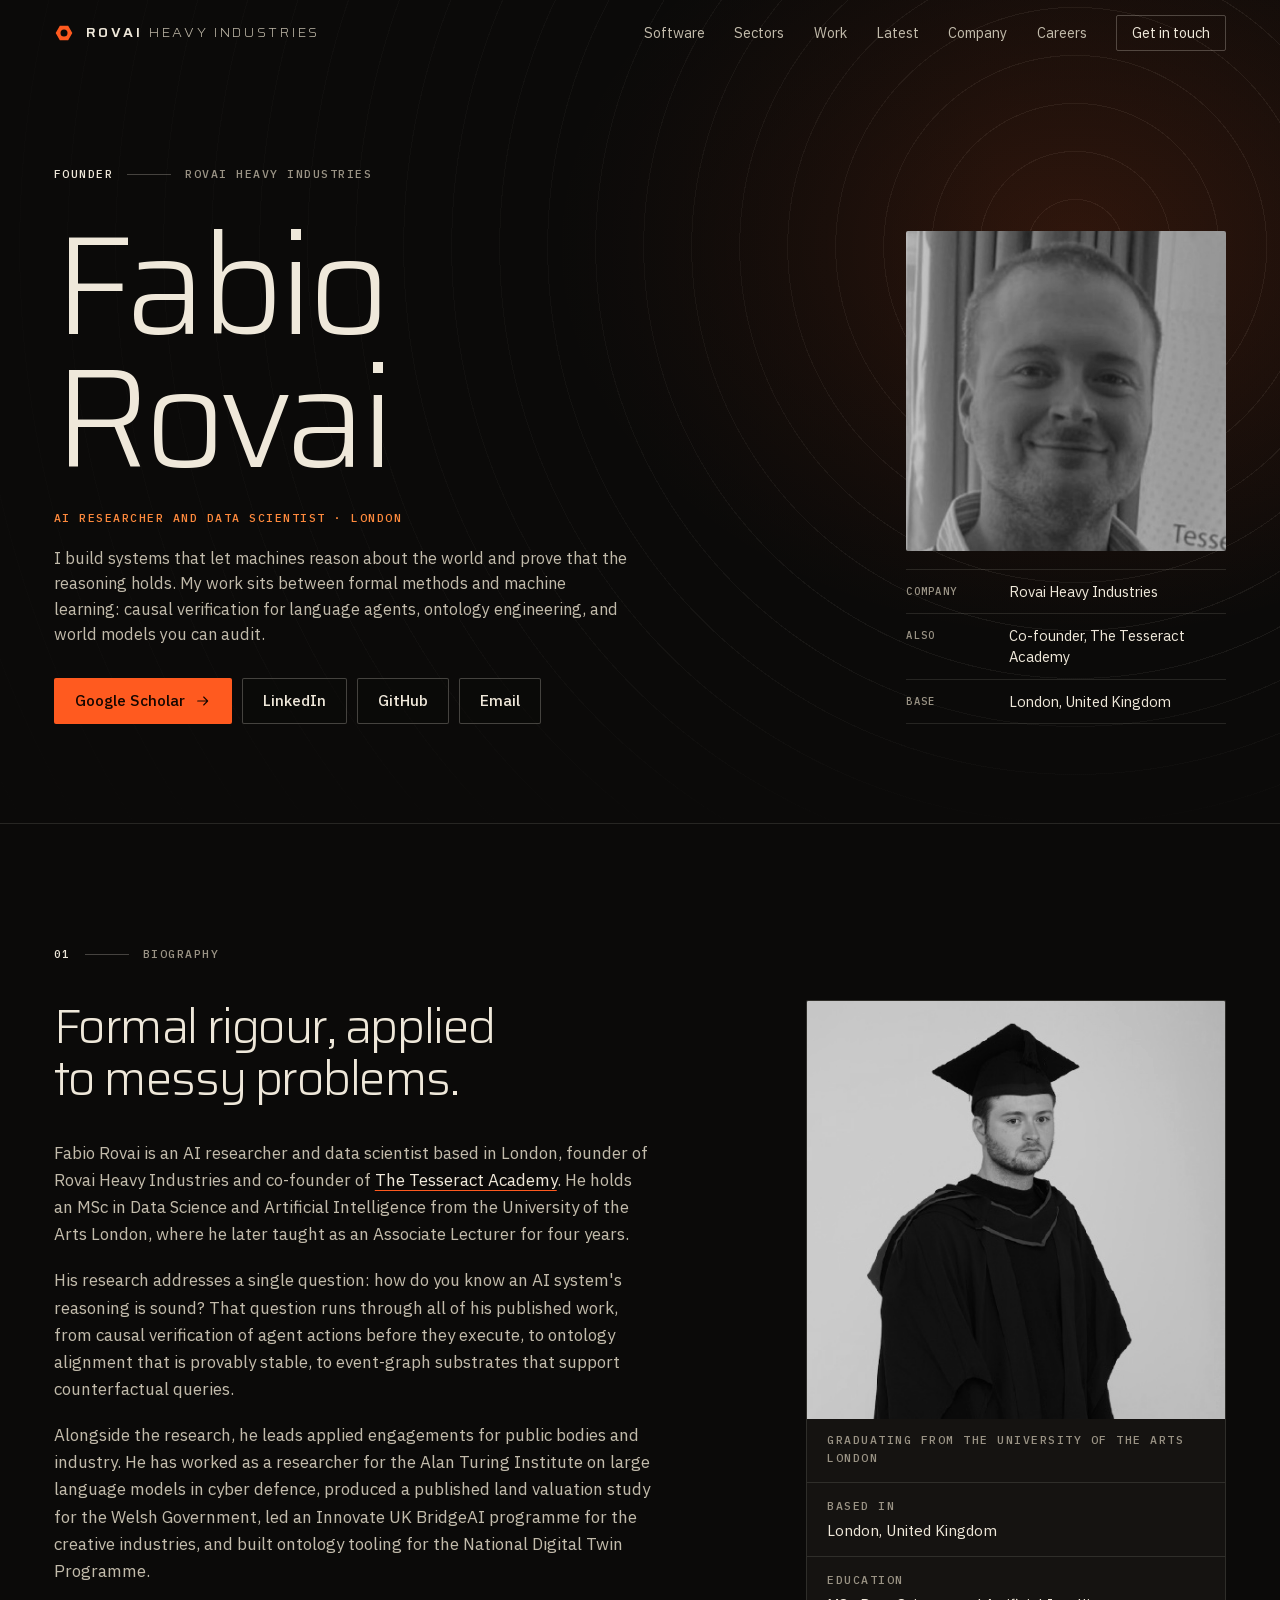
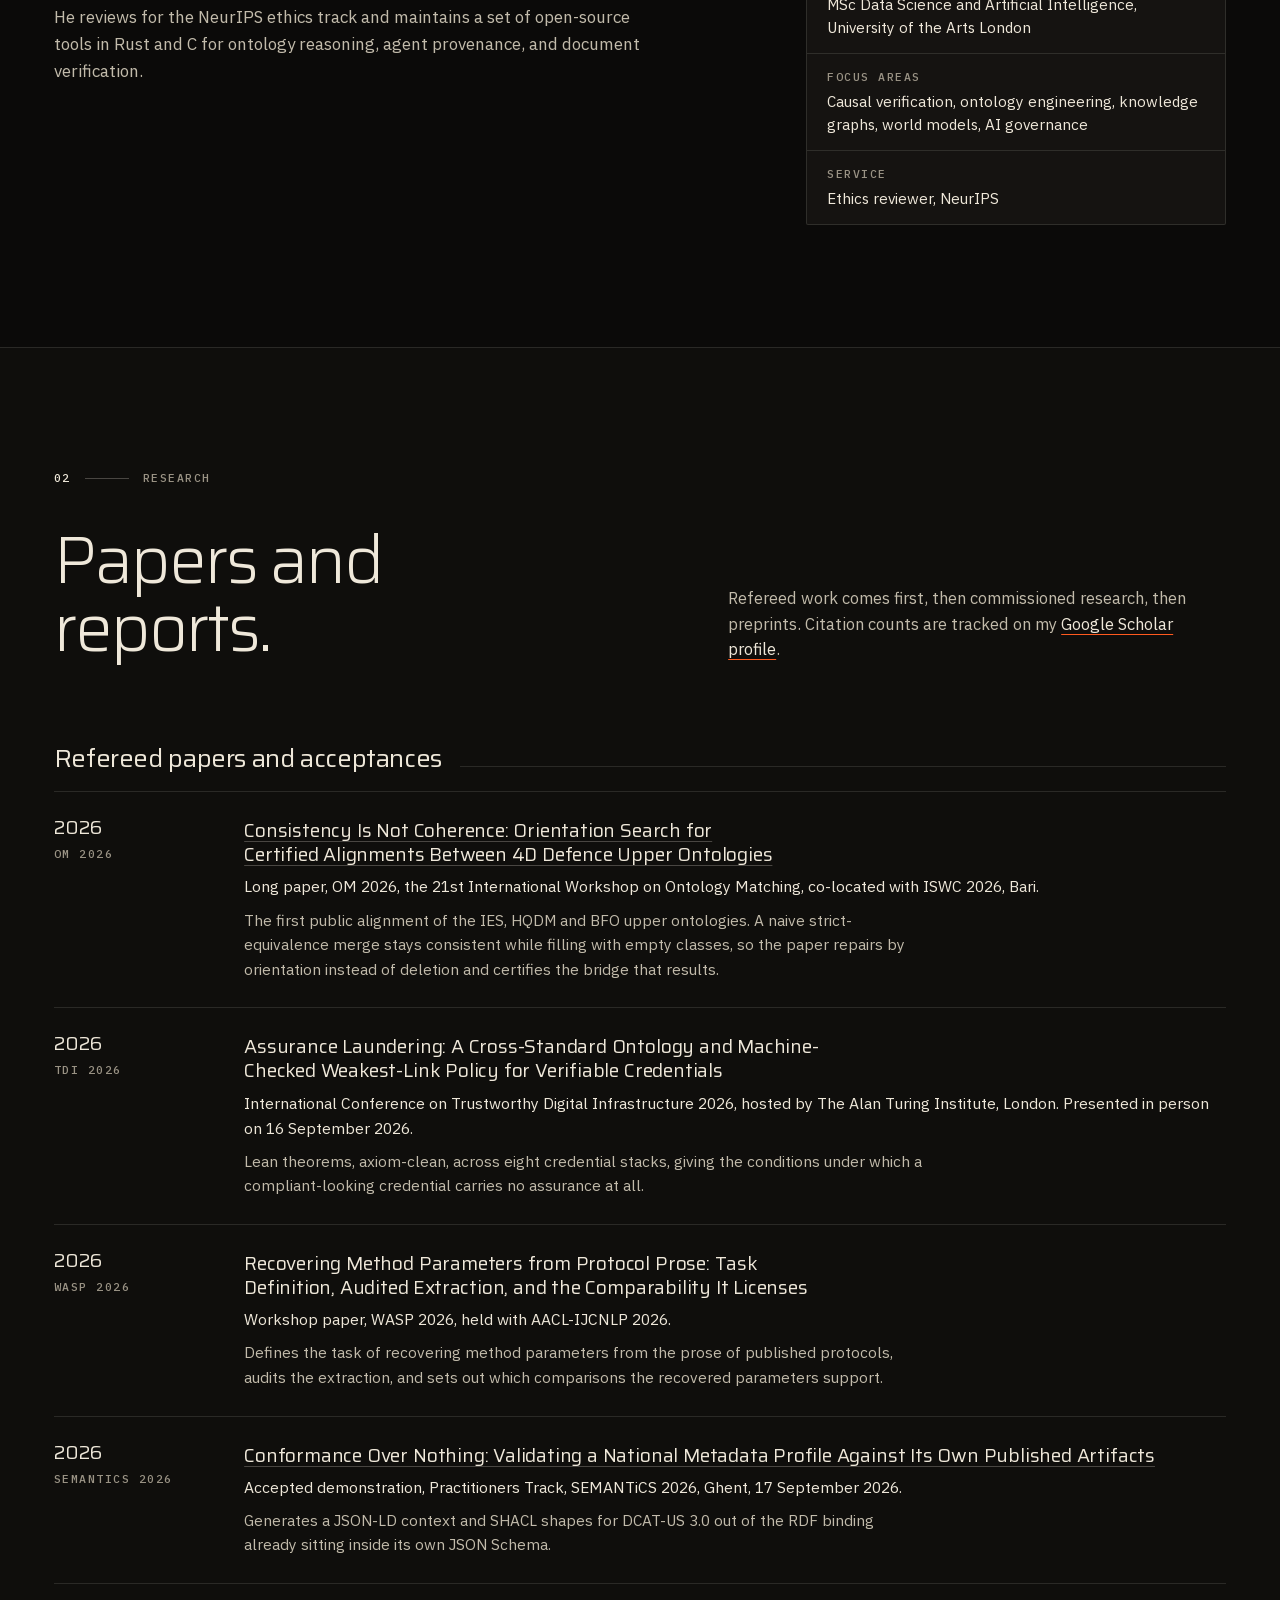
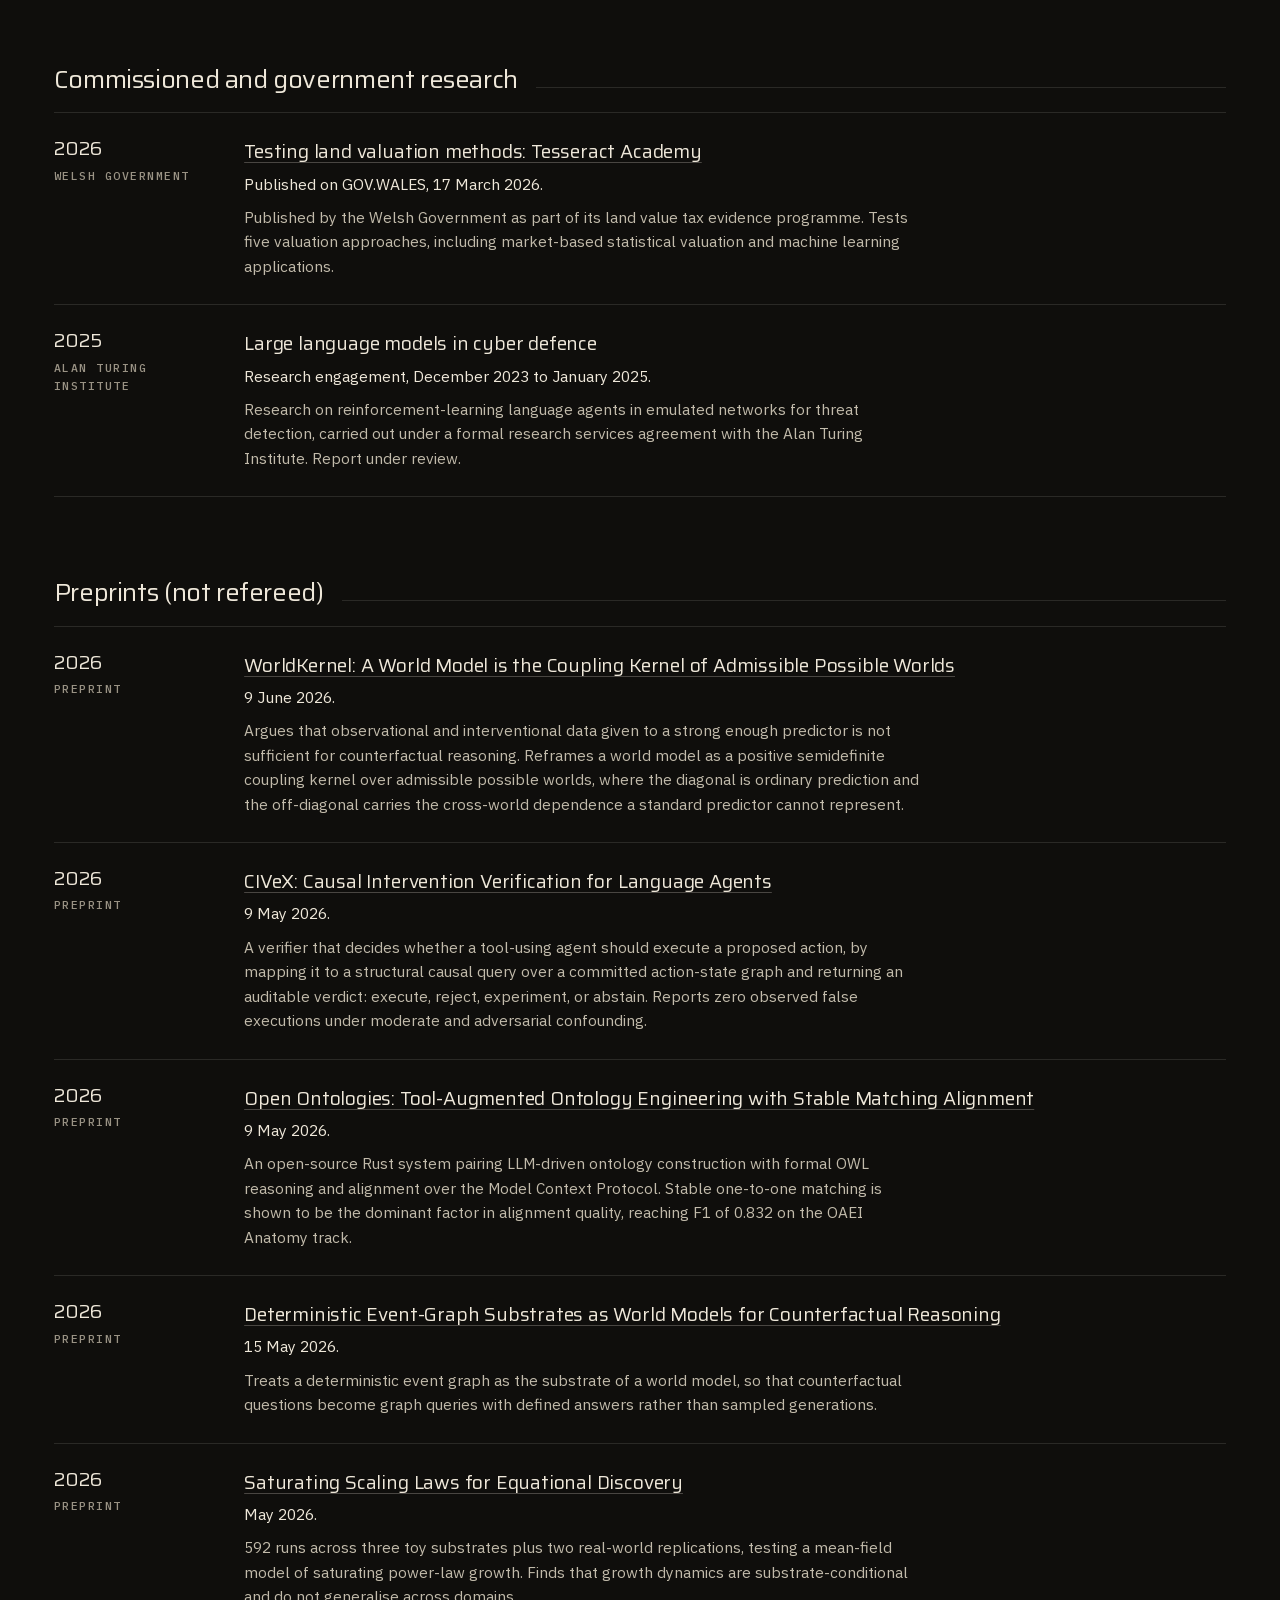
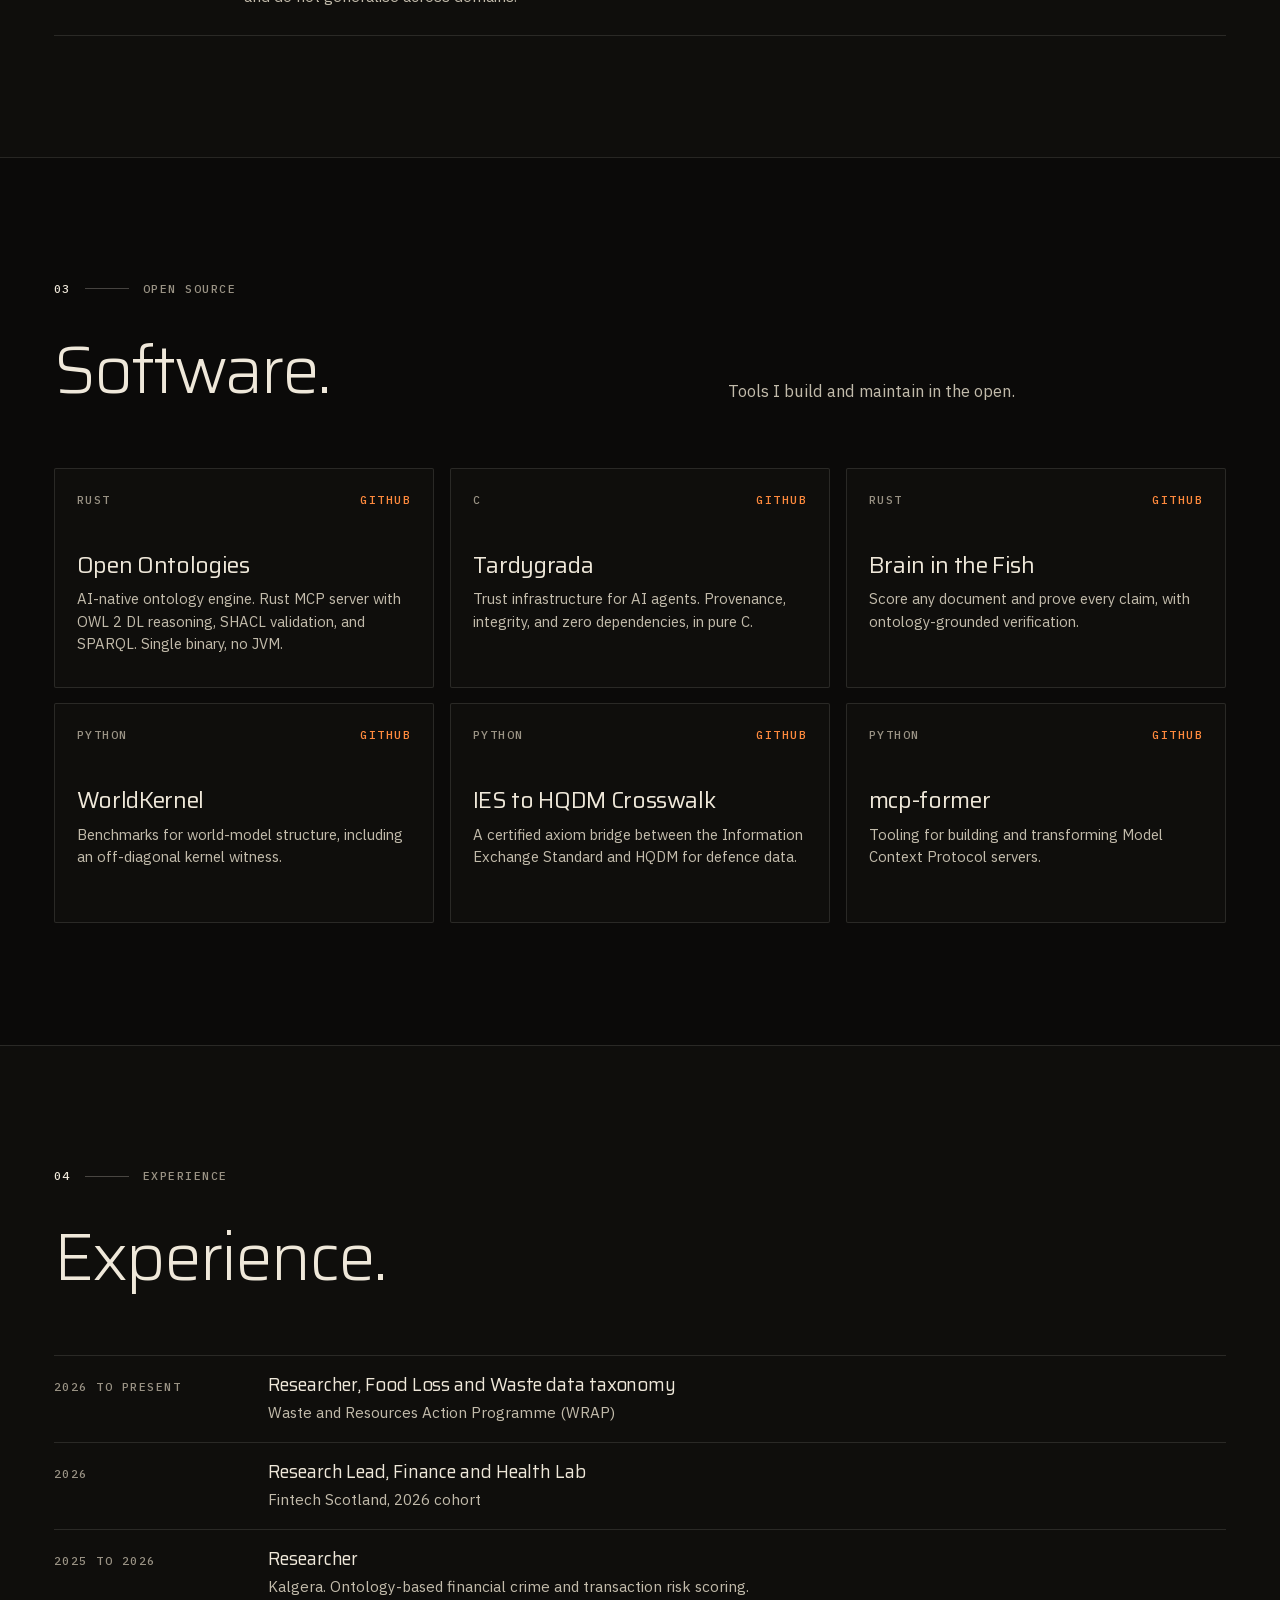
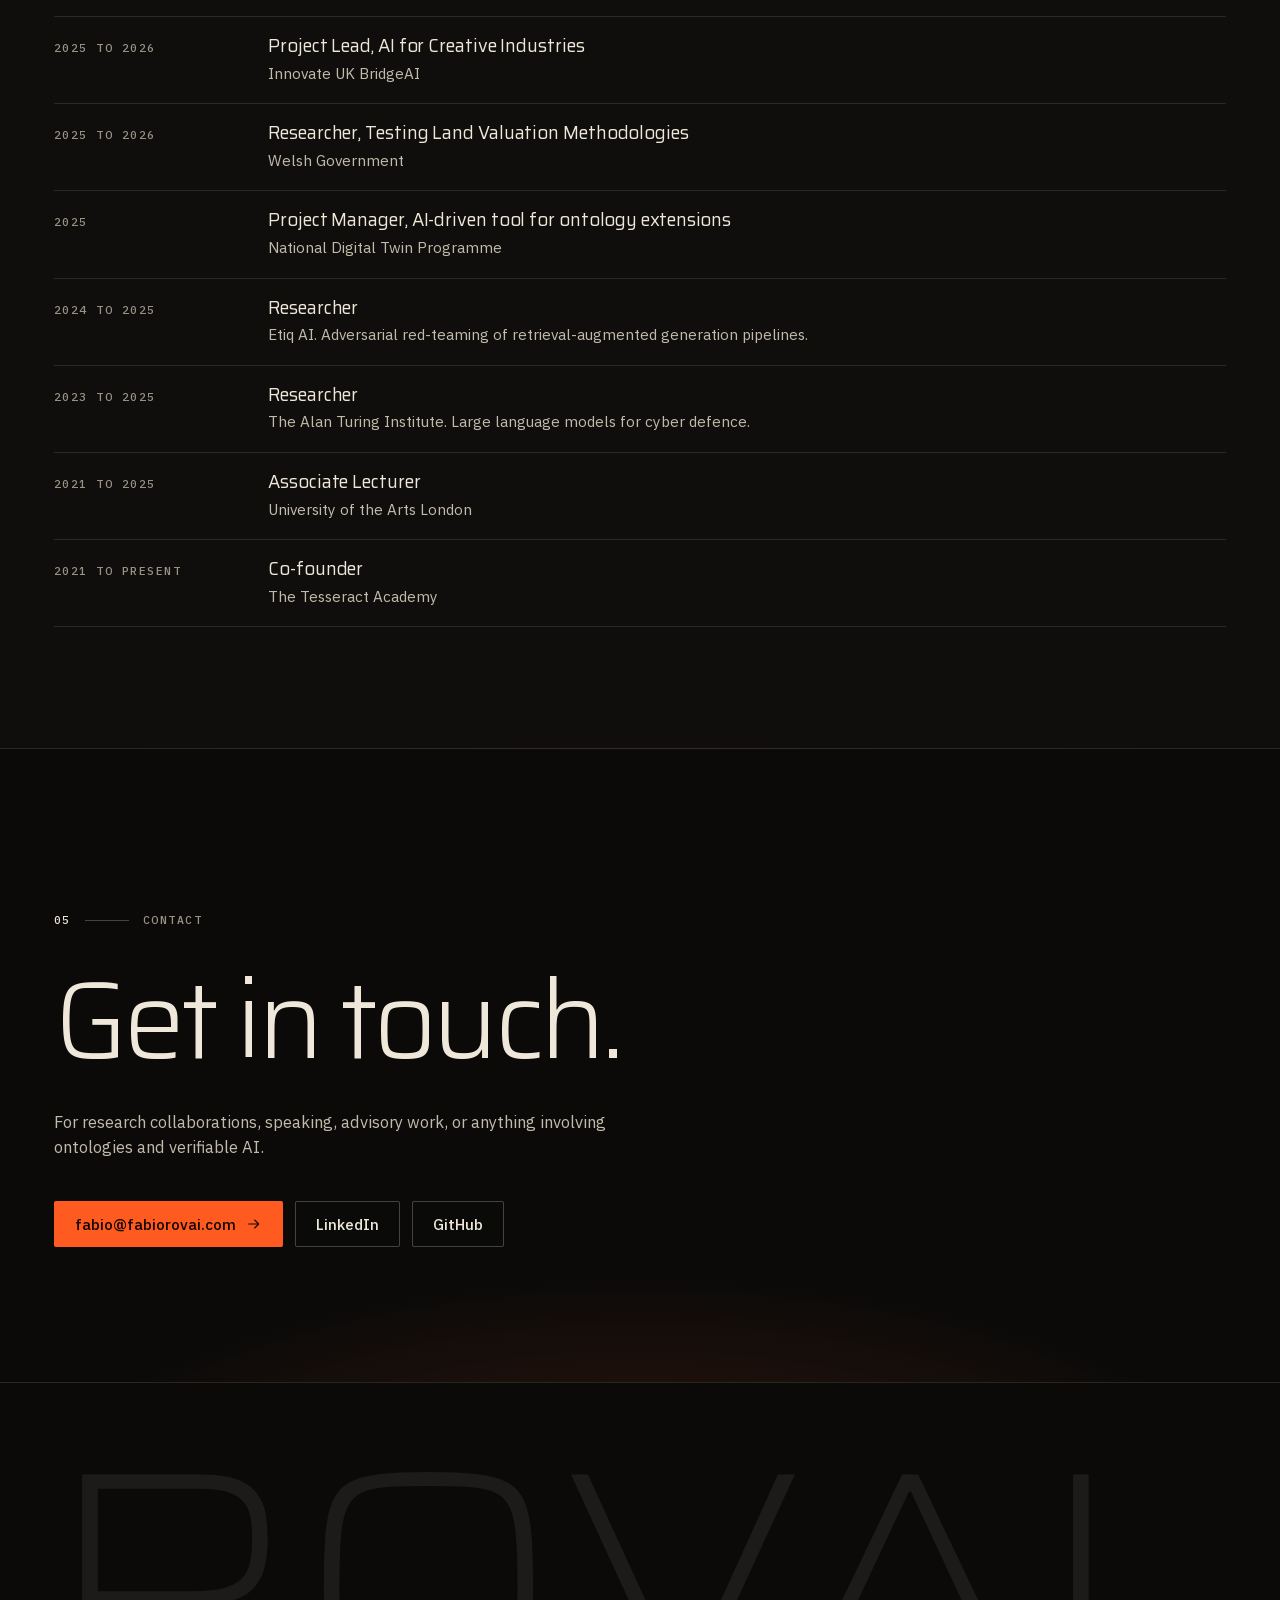
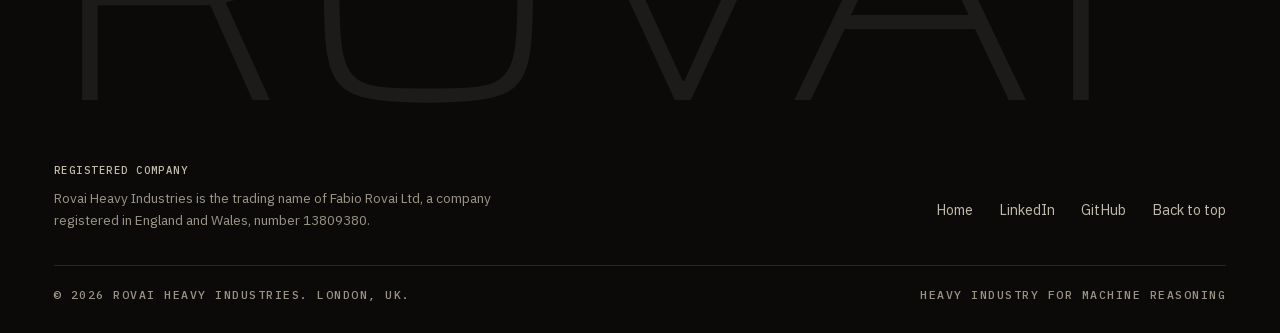
<file: about/index.html>
<!DOCTYPE html>
<html lang="en-GB">
<head>
    <meta charset="UTF-8">
    <meta name="viewport" content="width=device-width, initial-scale=1">
    <title>Fabio Rovai | AI Researcher and Data Scientist, London</title>
    <meta name="description" content="Fabio Rovai is an AI researcher and data scientist in London. Founder of Rovai Heavy Industries and co-founder of The Tesseract Academy, he works on causal verification, ontology engineering and world models, with research for the Alan Turing Institute and the Welsh Government.">
    <meta name="author" content="Fabio Rovai">
    <meta name="theme-color" content="#0b0a09">
    <link rel="canonical" href="https://fabiorovai.com/about/">

    <meta property="og:type" content="profile">
    <meta property="og:site_name" content="Rovai Heavy Industries">
    <meta property="og:title" content="Fabio Rovai | AI Researcher and Data Scientist, London">
    <meta property="og:description" content="AI researcher and data scientist. Founder of Rovai Heavy Industries, co-founder of The Tesseract Academy. Works on causal verification, ontology engineering and world models.">
    <meta property="og:url" content="https://fabiorovai.com/about/">
    <meta property="og:image" content="https://fabiorovai.com/assets/fabio-rovai.jpg">
    <meta property="og:image:alt" content="Portrait photograph of Fabio Rovai">
    <meta property="profile:first_name" content="Fabio">
    <meta property="profile:last_name" content="Rovai">

    <meta name="twitter:card" content="summary_large_image">
    <meta name="twitter:title" content="Fabio Rovai | AI Researcher and Data Scientist, London">
    <meta name="twitter:description" content="AI researcher and data scientist. Founder of Rovai Heavy Industries, co-founder of The Tesseract Academy. Works on causal verification, ontology engineering and world models.">
    <meta name="twitter:image" content="https://fabiorovai.com/assets/fabio-rovai.jpg">

    <link rel="icon" href="/favicon.svg" type="image/svg+xml">
    <link rel="preload" href="/assets/fonts/saira-var.woff2" as="font" type="font/woff2" crossorigin>
    <link rel="preload" href="/assets/fonts/plex-sans-var.woff2" as="font" type="font/woff2" crossorigin>
    <link rel="stylesheet" href="/assets/rovai.css">
    <script>document.documentElement.classList.add('js');</script>

    <script type="application/ld+json">
    {
      "@context": "https://schema.org",
      "@type": "ProfilePage",
      "url": "https://fabiorovai.com/about/",
      "dateModified": "2026-11-24",
      "mainEntity": {
        "@type": "Person",
        "@id": "https://fabiorovai.com/#fabio-rovai",
        "name": "Fabio Rovai",
        "givenName": "Fabio",
        "familyName": "Rovai",
        "url": "https://fabiorovai.com/about/",
        "image": "https://fabiorovai.com/assets/fabio-rovai.jpg",
        "jobTitle": "AI Researcher and Data Scientist",
        "description": "AI researcher and data scientist based in London. Co-founder of The Tesseract Academy. Works on causal verification for language agents, ontology engineering, and world models.",
        "email": "mailto:fabio@fabiorovai.com",
        "nationality": "Italian",
        "homeLocation": {
          "@type": "Place",
          "address": {
            "@type": "PostalAddress",
            "addressLocality": "London",
            "addressCountry": "GB"
          }
        },
        "alumniOf": {
          "@type": "CollegeOrUniversity",
          "name": "University of the Arts London",
          "url": "https://www.arts.ac.uk/"
        },
        "hasCredential": {
          "@type": "EducationalOccupationalCredential",
          "credentialCategory": "degree",
          "educationalLevel": "Master of Science",
          "name": "MSc Data Science and Artificial Intelligence"
        },
        "worksFor": [
          {
            "@type": "Organization",
            "name": "The Tesseract Academy",
            "url": "https://tesseract.academy/"
          },
          {
            "@type": "Organization",
            "@id": "https://fabiorovai.com/#organization",
            "name": "Rovai Heavy Industries",
            "url": "https://fabiorovai.com/"
          }
        ],
        "knowsAbout": [
          "Artificial Intelligence",
          "Machine Learning",
          "Ontology Engineering",
          "Knowledge Graphs",
          "OWL 2 DL Reasoning",
          "Causal Inference",
          "Large Language Models",
          "AI Governance",
          "Data Science",
          "Rust Programming"
        ],
        "sameAs": [
          "https://scholar.google.com/citations?user=iERM8-0AAAAJ",
          "https://www.linkedin.com/in/fabiorovai/",
          "https://github.com/fabio-rovai",
          "https://arxiv.org/abs/2606.10934",
          "https://arxiv.org/abs/2605.09168",
          "https://arxiv.org/abs/2605.09184",
          "https://arxiv.org/abs/2605.15967",
          "https://arxiv.org/abs/2605.23983",
          "https://www.researchgate.net/scientific-contributions/Fabio-Rovai-2125172410",
          "https://find-and-update.company-information.service.gov.uk/company/13809380"
        ],
        "subjectOf": [
          {
            "@type": "ScholarlyArticle",
            "name": "WorldKernel: A World Model is the Coupling Kernel of Admissible Possible Worlds",
            "author": { "@id": "https://fabiorovai.com/#fabio-rovai" },
            "datePublished": "2026-06-09",
            "url": "https://arxiv.org/abs/2606.10934",
            "identifier": "arXiv:2606.10934"
          },
          {
            "@type": "ScholarlyArticle",
            "name": "CIVeX: Causal Intervention Verification for Language Agents",
            "author": { "@id": "https://fabiorovai.com/#fabio-rovai" },
            "datePublished": "2026-05-09",
            "url": "https://arxiv.org/abs/2605.09168",
            "identifier": "arXiv:2605.09168"
          },
          {
            "@type": "ScholarlyArticle",
            "name": "Open Ontologies: Tool-Augmented Ontology Engineering with Stable Matching Alignment",
            "author": { "@id": "https://fabiorovai.com/#fabio-rovai" },
            "datePublished": "2026-05-09",
            "url": "https://arxiv.org/abs/2605.09184",
            "identifier": "arXiv:2605.09184"
          },
          {
            "@type": "ScholarlyArticle",
            "name": "Deterministic Event-Graph Substrates as World Models for Counterfactual Reasoning",
            "author": { "@id": "https://fabiorovai.com/#fabio-rovai" },
            "datePublished": "2026-05-15",
            "url": "https://arxiv.org/abs/2605.15967",
            "identifier": "arXiv:2605.15967"
          },
          {
            "@type": "ScholarlyArticle",
            "name": "Saturating Scaling Laws for Equational Discovery: A Phenomenology of Growth Dynamics in Three Toy Substrates with Two Real-World Replications",
            "author": { "@id": "https://fabiorovai.com/#fabio-rovai" },
            "datePublished": "2026-05",
            "url": "https://arxiv.org/abs/2605.23983",
            "identifier": "arXiv:2605.23983"
          }
        ]
      }
    }
    </script>
</head>
<body class="page-file">

    <a class="skip" href="#main">Skip to content</a>

    <header class="nav" id="nav">
        <div class="nav-bar">
            <a class="brand" href="/" aria-label="Rovai Heavy Industries, home">
                <svg class="brand-nut" viewBox="0 0 24 24" aria-hidden="true"><path fill="currentColor" fill-rule="evenodd" d="M22 12l-5 8.66H7L2 12l5-8.66h10zM12 7.8a4.2 4.2 0 1 0 0 8.4 4.2 4.2 0 0 0 0-8.4z"/></svg>
                <span class="brand-name">Rovai <span>Heavy Industries</span></span>
            </a>
            <nav aria-label="Primary">
                <ul class="nav-links" id="nav-links">
                    <li><a href="/#software">Software</a></li>
                    <li><a href="/#sectors">Sectors</a></li>
                    <li><a href="/#work">Work</a></li>
                    <li><a href="/#latest">Latest</a></li>
                    <li><a href="/#company">Company</a></li>
                    <li><a href="/#careers">Careers</a></li>
                    <li><a href="/#contact" class="nav-cta">Get in touch</a></li>
                </ul>
            </nav>
            <button class="nav-toggle" type="button" aria-label="Menu" aria-expanded="false" aria-controls="nav-links"><i></i><i></i></button>
        </div>
        <div class="nav-progress" aria-hidden="true"></div>
    </header>

    <main id="main">

        <section class="file-hero" data-field data-fx="0.84" data-fy="0.3">
            <canvas class="hero-gl" aria-hidden="true"></canvas>
            <div class="wrap file-grid">
                <div>
                    <p class="bay-rule mono"><b>Founder</b><i></i>Rovai Heavy Industries</p>
                    <h1 class="display">Fabio<br>Rovai</h1>
                    <p class="file-role mono">AI Researcher and Data Scientist &middot; London</p>
                    <p class="lede">I build systems that let machines reason about the world and prove that the reasoning holds. My work sits between formal methods and machine learning: causal verification for language agents, ontology engineering, and world models you can audit.</p>
                    <div class="file-links">
                        <a href="https://scholar.google.com/citations?user=iERM8-0AAAAJ" rel="me noopener" target="_blank" class="btn btn-molten">Google Scholar <svg viewBox="0 0 24 24" fill="none" stroke="currentColor" stroke-linecap="round" stroke-linejoin="round" aria-hidden="true"><path d="M4 12h15M13 6l6 6-6 6"/></svg></a>
                        <a href="https://www.linkedin.com/in/fabiorovai/" rel="me noopener" target="_blank" class="btn btn-steel">LinkedIn</a>
                        <a href="https://github.com/fabio-rovai" rel="me noopener" target="_blank" class="btn btn-steel">GitHub</a>
                        <a href="mailto:fabio@fabiorovai.com" class="btn btn-steel">Email</a>
                    </div>
                </div>
                <aside class="portrait" aria-label="At a glance">
                    <img src="/assets/fabio-rovai.jpg" alt="Portrait photograph of Fabio Rovai, AI researcher and data scientist" width="460" height="460" fetchpriority="high">
                    <dl class="facts-list">
                        <div><dt>Company</dt><dd>Rovai Heavy Industries</dd></div>
                        <div><dt>Also</dt><dd>Co-founder, The Tesseract Academy</dd></div>
                        <div><dt>Base</dt><dd>London, United Kingdom</dd></div>
                    </dl>
                </aside>
            </div>
        </section>

        <section class="bay" id="biography">
            <div class="wrap">
                <p class="bay-rule mono"><b>01</b><i></i>Biography</p>
                <div class="split">
                    <div class="prose">
                        <h2 class="display sm reveal">Formal rigour, applied to messy problems.</h2>
                        <p class="reveal">Fabio Rovai is an AI researcher and data scientist based in London, founder of Rovai Heavy Industries and co-founder of <a href="https://tesseract.academy/" rel="noopener" target="_blank">The Tesseract Academy</a>. He holds an MSc in Data Science and Artificial Intelligence from the University of the Arts London, where he later taught as an Associate Lecturer for four years.</p>
                        <p class="reveal">His research addresses a single question: how do you know an AI system's reasoning is sound? That question runs through all of his published work, from causal verification of agent actions before they execute, to ontology alignment that is provably stable, to event-graph substrates that support counterfactual queries.</p>
                        <p class="reveal">Alongside the research, he leads applied engagements for public bodies and industry. He has worked as a researcher for the Alan Turing Institute on large language models in cyber defence, produced a published land valuation study for the Welsh Government, led an Innovate UK BridgeAI programme for the creative industries, and built ontology tooling for the National Digital Twin Programme.</p>
                        <p class="reveal">He reviews for the NeurIPS ethics track and maintains a set of open-source tools in Rust and C for ontology reasoning, agent provenance, and document verification.</p>
                    </div>
                    <aside class="facts reveal" aria-label="Key facts">
                        <figure>
                            <img src="/assets/fabio-rovai-graduation.jpg" alt="Fabio Rovai in academic cap and gown at his University of the Arts London graduation" width="460" height="460" loading="lazy">
                            <figcaption class="mono">Graduating from the University of the Arts London</figcaption>
                        </figure>
                        <dl>
                            <div><dt class="mono">Based in</dt><dd>London, United Kingdom</dd></div>
                            <div><dt class="mono">Education</dt><dd>MSc Data Science and Artificial Intelligence, University of the Arts London</dd></div>
                            <div><dt class="mono">Focus areas</dt><dd>Causal verification, ontology engineering, knowledge graphs, world models, AI governance</dd></div>
                            <div><dt class="mono">Service</dt><dd>Ethics reviewer, NeurIPS</dd></div>
                        </dl>
                    </aside>
                </div>
            </div>
        </section>

        <section class="bay bay-alt" id="publications">
            <div class="wrap">
                <header class="bay-head">
                    <p class="bay-rule mono"><b>02</b><i></i>Research</p>
                    <h2 class="display reveal">Papers and<br>reports.</h2>
                    <p class="lede reveal" style="--i:1">Refereed work comes first, then commissioned research, then preprints. Citation counts are tracked on my <a href="https://scholar.google.com/citations?user=iERM8-0AAAAJ" rel="me noopener" target="_blank">Google Scholar profile</a>.</p>
                </header>

                <div class="register-head"><h3>Refereed papers and acceptances</h3><i></i></div>
                <ol class="register">
                    <li class="entry reveal">
                        <p class="entry-meta mono"><b>2026</b>OM 2026</p>
                        <div>
                            <h4><a href="https://arxiv.org/abs/2608.21914" rel="noopener" target="_blank">Consistency Is Not Coherence: Orientation Search for Certified Alignments Between 4D Defence Upper Ontologies</a></h4>
                            <p class="entry-venue">Long paper, OM 2026, the 21st International Workshop on Ontology Matching, co-located with ISWC 2026, Bari.</p>
                            <p class="entry-text">The first public alignment of the IES, HQDM and BFO upper ontologies. A naive strict-equivalence merge stays consistent while filling with empty classes, so the paper repairs by orientation instead of deletion and certifies the bridge that results.</p>
                        </div>
                    </li>
                    <li class="entry reveal">
                        <p class="entry-meta mono"><b>2026</b>TDI 2026</p>
                        <div>
                            <h4>Assurance Laundering: A Cross-Standard Ontology and Machine-Checked Weakest-Link Policy for Verifiable Credentials</h4>
                            <p class="entry-venue">International Conference on Trustworthy Digital Infrastructure 2026, hosted by The Alan Turing Institute, London. Presented in person on 16 September 2026.</p>
                            <p class="entry-text">Lean theorems, axiom-clean, across eight credential stacks, giving the conditions under which a compliant-looking credential carries no assurance at all.</p>
                        </div>
                    </li>
                    <li class="entry reveal">
                        <p class="entry-meta mono"><b>2026</b>WASP 2026</p>
                        <div>
                            <h4>Recovering Method Parameters from Protocol Prose: Task Definition, Audited Extraction, and the Comparability It Licenses</h4>
                            <p class="entry-venue">Workshop paper, WASP 2026, held with AACL-IJCNLP 2026.</p>
                            <p class="entry-text">Defines the task of recovering method parameters from the prose of published protocols, audits the extraction, and sets out which comparisons the recovered parameters support.</p>
                        </div>
                    </li>
                    <li class="entry reveal">
                        <p class="entry-meta mono"><b>2026</b>SEMANTiCS 2026</p>
                        <div>
                            <h4><a href="https://github.com/fabio-rovai/dcat-us-binding" rel="noopener" target="_blank">Conformance Over Nothing: Validating a National Metadata Profile Against Its Own Published Artifacts</a></h4>
                            <p class="entry-venue">Accepted demonstration, Practitioners Track, SEMANTiCS 2026, Ghent, 17 September 2026.</p>
                            <p class="entry-text">Generates a JSON-LD context and SHACL shapes for DCAT-US 3.0 out of the RDF binding already sitting inside its own JSON Schema.</p>
                        </div>
                    </li>
                </ol>

                <div class="register-head"><h3>Commissioned and government research</h3><i></i></div>
                <ol class="register">
                    <li class="entry reveal">
                        <p class="entry-meta mono"><b>2026</b>Welsh Government</p>
                        <div>
                            <h4><a href="https://www.gov.wales/testing-land-valuation-methods-tesseract-academy" rel="noopener" target="_blank">Testing land valuation methods: Tesseract Academy</a></h4>
                            <p class="entry-venue">Published on GOV.WALES, 17 March 2026.</p>
                            <p class="entry-text">Published by the Welsh Government as part of its land value tax evidence programme. Tests five valuation approaches, including market-based statistical valuation and machine learning applications.</p>
                        </div>
                    </li>
                    <li class="entry reveal">
                        <p class="entry-meta mono"><b>2025</b>Alan Turing Institute</p>
                        <div>
                            <h4>Large language models in cyber defence</h4>
                            <p class="entry-venue">Research engagement, December 2023 to January 2025.</p>
                            <p class="entry-text">Research on reinforcement-learning language agents in emulated networks for threat detection, carried out under a formal research services agreement with the Alan Turing Institute. Report under review.</p>
                        </div>
                    </li>
                </ol>

                <div class="register-head"><h3>Preprints (not refereed)</h3><i></i></div>
                <ol class="register">
                    <li class="entry reveal">
                        <p class="entry-meta mono"><b>2026</b>Preprint</p>
                        <div>
                            <h4><a href="https://arxiv.org/abs/2606.10934" rel="noopener" target="_blank">WorldKernel: A World Model is the Coupling Kernel of Admissible Possible Worlds</a></h4>
                            <p class="entry-venue">9 June 2026.</p>
                            <p class="entry-text">Argues that observational and interventional data given to a strong enough predictor is not sufficient for counterfactual reasoning. Reframes a world model as a positive semidefinite coupling kernel over admissible possible worlds, where the diagonal is ordinary prediction and the off-diagonal carries the cross-world dependence a standard predictor cannot represent.</p>
                        </div>
                    </li>
                    <li class="entry reveal">
                        <p class="entry-meta mono"><b>2026</b>Preprint</p>
                        <div>
                            <h4><a href="https://arxiv.org/abs/2605.09168" rel="noopener" target="_blank">CIVeX: Causal Intervention Verification for Language Agents</a></h4>
                            <p class="entry-venue">9 May 2026.</p>
                            <p class="entry-text">A verifier that decides whether a tool-using agent should execute a proposed action, by mapping it to a structural causal query over a committed action-state graph and returning an auditable verdict: execute, reject, experiment, or abstain. Reports zero observed false executions under moderate and adversarial confounding.</p>
                        </div>
                    </li>
                    <li class="entry reveal">
                        <p class="entry-meta mono"><b>2026</b>Preprint</p>
                        <div>
                            <h4><a href="https://arxiv.org/abs/2605.09184" rel="noopener" target="_blank">Open Ontologies: Tool-Augmented Ontology Engineering with Stable Matching Alignment</a></h4>
                            <p class="entry-venue">9 May 2026.</p>
                            <p class="entry-text">An open-source Rust system pairing LLM-driven ontology construction with formal OWL reasoning and alignment over the Model Context Protocol. Stable one-to-one matching is shown to be the dominant factor in alignment quality, reaching F1 of 0.832 on the OAEI Anatomy track.</p>
                        </div>
                    </li>
                    <li class="entry reveal">
                        <p class="entry-meta mono"><b>2026</b>Preprint</p>
                        <div>
                            <h4><a href="https://arxiv.org/abs/2605.15967" rel="noopener" target="_blank">Deterministic Event-Graph Substrates as World Models for Counterfactual Reasoning</a></h4>
                            <p class="entry-venue">15 May 2026.</p>
                            <p class="entry-text">Treats a deterministic event graph as the substrate of a world model, so that counterfactual questions become graph queries with defined answers rather than sampled generations.</p>
                        </div>
                    </li>
                    <li class="entry reveal">
                        <p class="entry-meta mono"><b>2026</b>Preprint</p>
                        <div>
                            <h4><a href="https://arxiv.org/abs/2605.23983" rel="noopener" target="_blank">Saturating Scaling Laws for Equational Discovery</a></h4>
                            <p class="entry-venue">May 2026.</p>
                            <p class="entry-text">592 runs across three toy substrates plus two real-world replications, testing a mean-field model of saturating power-law growth. Finds that growth dynamics are substrate-conditional and do not generalise across domains.</p>
                        </div>
                    </li>
                </ol>
            </div>
        </section>

        <section class="bay" id="software">
            <div class="wrap">
                <header class="bay-head">
                    <p class="bay-rule mono"><b>03</b><i></i>Open source</p>
                    <h2 class="display reveal">Software.</h2>
                    <p class="lede reveal" style="--i:1">Tools I build and maintain in the open.</p>
                </header>
                <div class="kit">
                    <a href="https://github.com/fabio-rovai/open-ontologies" rel="noopener" target="_blank" class="kit-card reveal" style="--i:0">
                        <p class="mono"><span>Rust</span><span class="go">GitHub</span></p>
                        <h3>Open Ontologies</h3>
                        <p>AI-native ontology engine. Rust MCP server with OWL 2 DL reasoning, SHACL validation, and SPARQL. Single binary, no JVM.</p>
                    </a>
                    <a href="https://github.com/fabio-rovai/tardygrada" rel="noopener" target="_blank" class="kit-card reveal" style="--i:1">
                        <p class="mono"><span>C</span><span class="go">GitHub</span></p>
                        <h3>Tardygrada</h3>
                        <p>Trust infrastructure for AI agents. Provenance, integrity, and zero dependencies, in pure C.</p>
                    </a>
                    <a href="https://github.com/fabio-rovai/brain-in-the-fish" rel="noopener" target="_blank" class="kit-card reveal" style="--i:2">
                        <p class="mono"><span>Rust</span><span class="go">GitHub</span></p>
                        <h3>Brain in the Fish</h3>
                        <p>Score any document and prove every claim, with ontology-grounded verification.</p>
                    </a>
                    <a href="https://github.com/fabio-rovai/worldkernel" rel="noopener" target="_blank" class="kit-card reveal" style="--i:0">
                        <p class="mono"><span>Python</span><span class="go">GitHub</span></p>
                        <h3>WorldKernel</h3>
                        <p>Benchmarks for world-model structure, including an off-diagonal kernel witness.</p>
                    </a>
                    <a href="https://github.com/fabio-rovai/ies-hqdm-crosswalk" rel="noopener" target="_blank" class="kit-card reveal" style="--i:1">
                        <p class="mono"><span>Python</span><span class="go">GitHub</span></p>
                        <h3>IES to HQDM Crosswalk</h3>
                        <p>A certified axiom bridge between the Information Exchange Standard and HQDM for defence data.</p>
                    </a>
                    <a href="https://github.com/fabio-rovai/mcp-former" rel="noopener" target="_blank" class="kit-card reveal" style="--i:2">
                        <p class="mono"><span>Python</span><span class="go">GitHub</span></p>
                        <h3>mcp-former</h3>
                        <p>Tooling for building and transforming Model Context Protocol servers.</p>
                    </a>
                </div>
            </div>
        </section>

        <section class="bay bay-alt" id="experience">
            <div class="wrap">
                <header class="bay-head">
                    <p class="bay-rule mono"><b>04</b><i></i>Experience</p>
                    <h2 class="display reveal">Experience.</h2>
                </header>
                <ul class="record">
                    <li class="reveal"><span class="mono">2026 to present</span><div><h3>Researcher, Food Loss and Waste data taxonomy</h3><p>Waste and Resources Action Programme (WRAP)</p></div></li>
                    <li class="reveal"><span class="mono">2026</span><div><h3>Research Lead, Finance and Health Lab</h3><p>Fintech Scotland, 2026 cohort</p></div></li>
                    <li class="reveal"><span class="mono">2025 to 2026</span><div><h3>Researcher</h3><p>Kalgera. Ontology-based financial crime and transaction risk scoring.</p></div></li>
                    <li class="reveal"><span class="mono">2025 to 2026</span><div><h3>Project Lead, AI for Creative Industries</h3><p>Innovate UK BridgeAI</p></div></li>
                    <li class="reveal"><span class="mono">2025 to 2026</span><div><h3>Researcher, Testing Land Valuation Methodologies</h3><p>Welsh Government</p></div></li>
                    <li class="reveal"><span class="mono">2025</span><div><h3>Project Manager, AI-driven tool for ontology extensions</h3><p>National Digital Twin Programme</p></div></li>
                    <li class="reveal"><span class="mono">2024 to 2025</span><div><h3>Researcher</h3><p>Etiq AI. Adversarial red-teaming of retrieval-augmented generation pipelines.</p></div></li>
                    <li class="reveal"><span class="mono">2023 to 2025</span><div><h3>Researcher</h3><p>The Alan Turing Institute. Large language models for cyber defence.</p></div></li>
                    <li class="reveal"><span class="mono">2021 to 2025</span><div><h3>Associate Lecturer</h3><p>University of the Arts London</p></div></li>
                    <li class="reveal"><span class="mono">2021 to present</span><div><h3>Co-founder</h3><p>The Tesseract Academy</p></div></li>
                </ul>
            </div>
        </section>

        <section class="contact">
            <div class="wrap">
                <p class="bay-rule mono"><b>05</b><i></i>Contact</p>
                <h2 class="display reveal">Get in touch.</h2>
                <p class="lede reveal" style="--i:1">For research collaborations, speaking, advisory work, or anything involving ontologies and verifiable AI.</p>
                <div class="contact-links reveal" style="--i:2">
                    <a href="mailto:fabio@fabiorovai.com" class="btn btn-molten">fabio@fabiorovai.com <svg viewBox="0 0 24 24" fill="none" stroke="currentColor" stroke-linecap="round" stroke-linejoin="round" aria-hidden="true"><path d="M4 12h15M13 6l6 6-6 6"/></svg></a>
                    <a href="https://www.linkedin.com/in/fabiorovai/" rel="me noopener" target="_blank" class="btn btn-steel">LinkedIn</a>
                    <a href="https://github.com/fabio-rovai" rel="me noopener" target="_blank" class="btn btn-steel">GitHub</a>
                </div>
            </div>
        </section>

    </main>

    <footer class="foot">
        <div class="wrap">
            <div class="foot-word" aria-hidden="true"></div>
            <div class="foot-grid">
                <p class="legal"><strong>Registered company</strong>Rovai Heavy Industries is the trading name of Fabio Rovai Ltd, a company registered in England and Wales, number 13809380.</p>
                <nav class="foot-links" aria-label="Footer">
                    <a href="/">Home</a>
                    <a href="https://www.linkedin.com/in/fabiorovai/" rel="me noopener" target="_blank">LinkedIn</a>
                    <a href="https://github.com/fabio-rovai" rel="me noopener" target="_blank">GitHub</a>
                    <a href="#main">Back to top</a>
                </nav>
            </div>
            <div class="foot-base mono">
                <p>&copy; 2026 Rovai Heavy Industries. London, UK.</p>
                <p>Heavy industry for machine reasoning</p>
            </div>
        </div>
    </footer>

    <script src="/assets/forge.js" defer></script>
    <script src="/assets/site.js" defer onerror="document.documentElement.classList.remove('js')"></script>

</body>
</html>
</file>
<file: assets/rovai.css>
/* ==========================================================================
   Rovai Heavy Industries
   One palette: ink, bone, steel and a single accent, molten orange.
   Type: Saira (display), IBM Plex Sans (text), IBM Plex Mono (labels).
   All self-hosted, SIL OFL 1.1.
   Colours are semantic (--bg, --fg, --fg-2, --fg-3, --rule, --accent), so a
   surface such as .on-bone can redefine them and every component follows.
   ========================================================================== */

@font-face { font-family: 'Saira'; src: url('/assets/fonts/saira-var.woff2') format('woff2'); font-weight: 100 900; font-stretch: 50% 125%; font-style: normal; font-display: swap; }
@font-face { font-family: 'IBM Plex Sans'; src: url('/assets/fonts/plex-sans-var.woff2') format('woff2'); font-weight: 100 700; font-stretch: 85% 100%; font-style: normal; font-display: swap; }
@font-face { font-family: 'IBM Plex Mono'; src: url('/assets/fonts/plex-mono-400.woff2') format('woff2'); font-weight: 400; font-style: normal; font-display: swap; }
@font-face { font-family: 'IBM Plex Mono'; src: url('/assets/fonts/plex-mono-500.woff2') format('woff2'); font-weight: 500; font-style: normal; font-display: swap; }

:root {
    --ink: #0b0a09;
    --ink-2: #0f0e0c;
    --ink-3: #151311;
    --bone: #efe8da;
    --molten: #ff5a1f;

    --bg: var(--ink);
    --fg: var(--bone);
    --fg-2: #c2bbab;
    --fg-3: #9a9385;
    --rule: rgba(239, 232, 218, .12);
    --rule-2: rgba(239, 232, 218, .26);
    --accent: #ff8a3d;
    --focus: #ff8a3d;

    --wrap: 1320px;
    --gut: clamp(20px, 4.2vw, 68px);
    --nav-h: 66px;
    --ease: cubic-bezier(.16, 1, .3, 1);
    --ease-io: cubic-bezier(.65, 0, .35, 1);

    --f-display: 'Saira', 'Helvetica Neue', Arial, sans-serif;
    --f-body: 'IBM Plex Sans', system-ui, -apple-system, 'Segoe UI', sans-serif;
    --f-mono: 'IBM Plex Mono', ui-monospace, SFMono-Regular, Menlo, monospace;
}
.on-bone { --bg: var(--bone); --fg: #12100e; --fg-2: #4d473d; --fg-3: #5a5449; --rule: rgba(11, 10, 9, .14); --rule-2: rgba(11, 10, 9, .34); --accent: #b23a0c; --focus: #b23a0c; background-color: var(--bg); color: var(--fg); }

/* ---------- base ---------- */
*, *::before, *::after { box-sizing: border-box; }
html { background: var(--ink); scroll-behavior: smooth; scroll-padding-top: calc(var(--nav-h) + 24px); -webkit-text-size-adjust: 100%; text-size-adjust: 100%; scrollbar-color: #3a352d var(--ink); }
body { margin: 0; font-family: var(--f-body); font-size: 1.0625rem; line-height: 1.6; color: var(--fg); background: var(--ink); -webkit-font-smoothing: antialiased; -moz-osx-font-smoothing: grayscale; overflow-x: clip; }
h1, h2, h3, h4, p, ul, ol, dl, dd, figure { margin: 0; }
ul, ol { padding: 0; list-style: none; }
img, svg, canvas { display: block; max-width: 100%; }
img { height: auto; }
a { color: inherit; }
button { font: inherit; color: inherit; }
::selection { background: var(--molten); color: #140600; }
:focus-visible { outline: 2px solid var(--focus); outline-offset: 3px; }

.wrap { width: min(100% - 2 * var(--gut), var(--wrap)); margin-inline: auto; }
.mono { font-family: var(--f-mono); font-size: .72rem; font-weight: 500; letter-spacing: .13em; text-transform: uppercase; color: var(--fg-3); }
.display { font-family: var(--f-display); font-weight: 300; line-height: 1.03; letter-spacing: -.03em; font-size: clamp(2.3rem, 5.2vw, 4.6rem); text-wrap: balance; }
.display.sm { font-size: clamp(1.9rem, 3.8vw, 3.2rem); line-height: 1.07; }
.lede { font-size: clamp(1.03rem, 1.25vw, 1.2rem); line-height: 1.55; color: var(--fg-2); max-width: 56ch; }
.lede a { color: var(--fg); text-decoration-color: var(--molten); text-underline-offset: 4px; }
.lede a:hover { color: var(--accent); }
.sr-only { position: absolute; width: 1px; height: 1px; margin: -1px; padding: 0; overflow: hidden; clip: rect(0 0 0 0); clip-path: inset(50%); white-space: nowrap; border: 0; }

.skip { position: fixed; left: 12px; top: -80px; z-index: 100; padding: 12px 18px; background: var(--bone); color: var(--ink); font-size: .9rem; font-weight: 500; text-decoration: none; border-radius: 2px; transition: top .2s; }
.skip:focus { top: 12px; }

/* ---------- buttons and links ---------- */
.btn { display: inline-flex; align-items: center; gap: 10px; min-height: 46px; padding: 0 20px; font-family: var(--f-body); font-weight: 500; font-size: .95rem; line-height: 1; text-decoration: none; white-space: nowrap; cursor: pointer; border: 1px solid transparent; border-radius: 2px; transition: background-color .25s, color .25s, border-color .25s; }
.btn svg { width: 16px; height: 16px; flex: none; stroke-width: 1.6; transition: transform .35s var(--ease); }
.btn:hover svg { transform: translateX(4px); }
.btn-molten { background: var(--molten); color: #140600; }
.btn-molten:hover { background: var(--bone); }
.btn-steel, .btn-line { border-color: var(--rule-2); color: var(--fg); background: rgba(11, 10, 9, .4); }
.btn-steel:hover, .btn-line:hover { border-color: var(--fg); background: rgba(239, 232, 218, .06); }
.arrow-link { display: inline-flex; align-items: center; gap: 9px; min-height: 44px; font-size: .95rem; font-weight: 500; text-decoration: none; color: var(--fg); transition: color .2s; }
.arrow-link::before { content: "\21B3"; color: var(--molten); }
.arrow-link:hover { color: var(--accent); }

/* ---------- nav ---------- */
.nav { position: fixed; z-index: 50; top: 0; left: 0; right: 0; height: var(--nav-h); }
/* the blur sits on a pseudo-element: on the bar itself it would trap the fixed phone menu inside the bar */
.nav::before { content: ""; position: absolute; inset: 0; z-index: -1; background: rgba(11, 10, 9, .74); -webkit-backdrop-filter: blur(16px) saturate(1.3); backdrop-filter: blur(16px) saturate(1.3); border-bottom: 1px solid var(--rule); opacity: 0; transition: opacity .4s; }
.nav.is-stuck::before { opacity: 1; }
.nav-bar { display: flex; align-items: center; justify-content: space-between; gap: 24px; height: 100%; padding: 0 var(--gut); }
.nav-progress { position: absolute; left: 0; right: 0; bottom: 0; height: 1px; background: var(--molten); transform: scaleX(0); transform-origin: 0 50%; pointer-events: none; }

.brand { display: inline-flex; align-items: center; gap: 12px; text-decoration: none; color: var(--fg); min-height: 44px; }
.brand-nut { width: 20px; height: 20px; flex: none; color: var(--molten); transform: rotate(calc(var(--scroll, 0) * 360deg)); }
.brand-name { font-family: var(--f-display); font-stretch: 112%; font-weight: 600; font-size: .84rem; letter-spacing: .2em; text-transform: uppercase; line-height: 1; white-space: nowrap; }
.brand-name span { font-weight: 300; color: var(--fg-2); }

.nav-links { display: flex; align-items: center; gap: clamp(16px, 2.3vw, 34px); }
.nav-links a { display: inline-flex; align-items: center; min-height: 44px; font-size: .9rem; text-decoration: none; color: var(--fg-2); transition: color .2s; }
.nav-links a:hover, .nav-links a[aria-current="page"] { color: var(--fg); }
.nav-links .nav-cta { min-height: 36px; padding: 0 15px; border: 1px solid var(--rule-2); border-radius: 2px; color: var(--fg); transition: background-color .25s, color .25s, border-color .25s; }
.nav-links .nav-cta:hover { background: var(--bone); border-color: var(--bone); color: var(--ink); }

.nav-toggle { display: none; width: 44px; height: 44px; margin-right: -10px; padding: 0; background: none; border: 0; cursor: pointer; position: relative; z-index: 2; }
.nav-toggle i { position: absolute; left: 10px; right: 10px; height: 1.5px; background: var(--bone); transition: transform .35s var(--ease); }
.nav-toggle i:nth-child(1) { top: 18px; }
.nav-toggle i:nth-child(2) { top: 25px; }
.nav.is-open .nav-toggle i:nth-child(1) { transform: translateY(3.5px) rotate(45deg); }
.nav.is-open .nav-toggle i:nth-child(2) { transform: translateY(-3.5px) rotate(-45deg); }

/* ---------- hero ---------- */
.hero { --fx: 77%; --fy: 42%; position: relative; z-index: 0; height: 100vh; height: 100svh; min-height: 620px; overflow: hidden; background: var(--ink); isolation: isolate; }
/* the field stays put while the page rides up over it, but only when the whole hero fits on screen */
@media (min-height: 620px) { .hero { position: sticky; top: 0; } }
.hero-gl { position: absolute; inset: 0; width: 100%; height: 100%; }
/* a WebGL canvas that is not being drawn is opaque black: it only shows once the field is running */
[data-field]:not(.has-gl) .hero-gl { display: none; }
/* without WebGL2, or without scripts: still rings round the same hot spot */
[data-field].no-gl, html:not(.js) [data-field] { background: radial-gradient(58% 68% at var(--fx) var(--fy), rgba(255, 90, 31, .17), transparent 70%), repeating-radial-gradient(circle at var(--fx) var(--fy), transparent 0 47px, rgba(239, 232, 218, .075) 47px 48px), var(--ink); }
/* keeps the copy readable over the lines, and lets the field sink into the page below */
.hero::after { content: ""; position: absolute; inset: 0; z-index: 1; pointer-events: none; background: linear-gradient(90deg, rgba(11, 10, 9, .86) 0%, rgba(11, 10, 9, .55) 32%, rgba(11, 10, 9, 0) 60%), linear-gradient(0deg, var(--ink) 0%, rgba(11, 10, 9, 0) 24%); }
.hero-inner { position: relative; z-index: 2; height: 100%; display: flex; flex-direction: column; justify-content: flex-end; padding: calc(var(--nav-h) + 28px) var(--gut) clamp(40px, 8vh, 96px); pointer-events: none; }
.hero-inner a { pointer-events: auto; }
.hero-eyebrow { display: inline-flex; align-items: center; gap: 12px; color: var(--fg); }
.hero-eyebrow::before { content: ""; width: 7px; height: 7px; border-radius: 50%; background: var(--molten); box-shadow: 0 0 0 4px rgba(255, 90, 31, .16); }
.hero-line { margin-top: clamp(18px, 3.2vh, 30px); max-width: 11.5em; font-family: var(--f-display); font-weight: 300; font-size: clamp(2.7rem, min(6.8vw, 12vh), 6.3rem); line-height: 1.01; letter-spacing: -.035em; text-wrap: balance; }
.hero-sub { margin-top: clamp(20px, 3.4vh, 32px); max-width: 46ch; color: var(--fg-2); font-size: clamp(1.02rem, 1.25vw, 1.2rem); line-height: 1.5; }
.hero-actions { display: flex; flex-wrap: wrap; gap: 12px; margin-top: clamp(22px, 3.6vh, 34px); }
.hero-cue { position: absolute; z-index: 2; right: var(--gut); bottom: clamp(40px, 8vh, 96px); display: flex; align-items: center; gap: 14px; pointer-events: none; }
.hero-cue i { position: relative; width: 64px; height: 1px; background: var(--rule-2); overflow: hidden; }
.hero-cue i::after { content: ""; position: absolute; inset: 0; background: var(--bone); transform: translateX(-101%); animation: cue 2.8s var(--ease-io) infinite; }
@keyframes cue { 0% { transform: translateX(-101%); } 55%, 100% { transform: translateX(101%); } }

/* the copy rises in once, on load */
.js .hero-inner > *, .js .hero-cue { animation: rise 1.1s var(--ease) both; }
.js .hero-inner > :nth-child(1) { animation-delay: .15s; }
.js .hero-inner > :nth-child(2) { animation-delay: .25s; }
.js .hero-inner > :nth-child(3) { animation-delay: .38s; }
.js .hero-inner > :nth-child(4) { animation-delay: .5s; }
.js .hero-cue { animation-delay: 1.1s; }
@keyframes rise { from { opacity: 0; transform: translateY(18px); } to { opacity: 1; transform: none; } }

/* ---------- the floor: everything that rides up over the hero ---------- */
.floor { position: relative; z-index: 1; background: var(--ink); }

/* ---------- sections ---------- */
.bay { position: relative; padding: clamp(84px, 13.5vh, 168px) 0; border-top: 1px solid var(--rule); background: var(--bg); }
.bay-alt { --bg: var(--ink-2); }
.bay-rule { display: flex; align-items: center; gap: 14px; margin-bottom: clamp(22px, 4vh, 44px); }
.bay-rule i { flex: none; width: 44px; height: 1px; background: var(--rule-2); }
.bay-rule b { font-weight: 500; color: var(--fg); }
.bay-head { display: grid; grid-template-columns: minmax(0, 1.2fr) minmax(0, 1fr); gap: 20px clamp(32px, 6vw, 96px); align-items: end; }
.bay-head .bay-rule { grid-column: 1 / -1; margin-bottom: clamp(2px, 2vh, 22px); }

/* scroll reveals: the rise uses the translate property, so a component keeps its own transform */
.js .reveal { opacity: 0; translate: 0 22px; transition: opacity .8s var(--ease), translate .9s var(--ease); transition-delay: calc(var(--i, 0) * 80ms); }
.js .reveal.is-in { opacity: 1; translate: none; }

/* ---------- featured work: a reel of large cards ---------- */
.featured { padding: clamp(52px, 8.5vh, 100px) 0 clamp(44px, 7.5vh, 88px); border-top: 1px solid var(--rule); background: var(--ink-2); }
.featured-head { display: flex; flex-wrap: wrap; align-items: center; gap: 12px 26px; }
.chips { display: flex; flex-wrap: wrap; gap: 4px; }
.chip { min-height: 36px; padding: 0 12px; border: 0; border-radius: 2px; background: none; font-size: .9rem; color: var(--fg-3); cursor: pointer; transition: background-color .2s, color .2s; }
.chip:hover { color: var(--fg); }
.chip[aria-current="true"] { background: rgba(239, 232, 218, .09); color: var(--fg); }
.reel { position: relative; display: flex; gap: clamp(10px, 1.2vw, 18px); margin-top: 22px; padding: 0 var(--gut) 18px; overflow-x: auto; scroll-snap-type: x proximity; scroll-padding-inline: var(--gut); overscroll-behavior-x: contain; scrollbar-width: thin; scrollbar-color: rgba(239, 232, 218, .28) transparent; }
.feature { position: relative; flex: none; width: min(84vw, 1120px); height: clamp(340px, 58vh, 560px); scroll-snap-align: start; overflow: hidden; border: 1px solid var(--rule); border-radius: 2px; background: var(--ink-3); isolation: isolate; transition: border-color .3s; }
.feature:hover { border-color: var(--rule-2); }
.feature::before { content: ""; position: absolute; inset: 0; z-index: 0; background: radial-gradient(52% 78% at var(--cx, 76%) var(--cy, 52%), rgba(255, 90, 31, .12), transparent 72%), repeating-radial-gradient(circle at var(--cx, 76%) var(--cy, 52%), transparent 0 51px, rgba(239, 232, 218, .04) 51px 52px); }
.feature-link { position: absolute; inset: 0; z-index: 2; text-decoration: none; color: inherit; }
.feature-link:focus-visible { outline-offset: -4px; }
.feature-tag { position: absolute; left: clamp(16px, 2.4vw, 34px); top: clamp(16px, 2.4vw, 34px); max-width: min(30rem, calc(100% - 32px)); }
.feature-tag .mono { display: block; margin-bottom: 12px; color: var(--accent); }
.feature-title { display: block; font-family: var(--f-display); font-weight: 300; font-size: clamp(1.6rem, 3vw, 2.7rem); line-height: 1.06; letter-spacing: -.03em; text-wrap: balance; }
.feature-text { display: block; margin-top: 14px; max-width: 40ch; font-size: .98rem; line-height: 1.5; color: var(--fg-2); }
.feature-go { position: absolute; left: clamp(16px, 2.4vw, 34px); bottom: clamp(16px, 2.4vw, 30px); display: inline-flex; align-items: center; gap: 9px; font-size: .95rem; font-weight: 500; }
.feature-go::before { content: "\21B3"; color: var(--molten); }
.feature-art { position: absolute; z-index: 1; right: clamp(8px, 5vw, 88px); top: 50%; translate: 0 -50%; width: min(42%, 400px); aspect-ratio: 1; }
.feature-art svg { width: 100%; height: 100%; overflow: visible; }

/* figures: one abstract diagram per featured piece */
.fig { fill: none; stroke-linecap: round; stroke-linejoin: round; }
.fig .a { stroke: rgba(239, 232, 218, .8); stroke-width: 1; }
.fig .b { stroke: rgba(154, 147, 133, .5); stroke-width: 1; }
.fig .h { stroke: var(--molten); stroke-width: 1.2; }
.fig .hf { fill: var(--molten); stroke: none; }
.fig .bf { fill: var(--bone); stroke: none; }
.fig text { fill: #9a9385; stroke: none; font-family: var(--f-mono); font-size: 8.5px; font-weight: 500; letter-spacing: .16em; text-transform: uppercase; }
.js .feature .fig .ink { stroke-dasharray: 1; stroke-dashoffset: 1; transition: stroke-dashoffset 1.7s var(--ease-io); transition-delay: calc(var(--d, 0) * 1ms); }
.js .feature .fig .fd { opacity: 0; transition: opacity .9s ease; transition-delay: calc(var(--d, 0) * 1ms); }
.js .feature.is-drawn .fig .ink { stroke-dashoffset: 0; }
.js .feature.is-drawn .fig .fd { opacity: 1; }
.fig .spin { animation: spin var(--t, 60s) linear infinite; }
.fig .spin.rev { animation-direction: reverse; }
@keyframes spin { to { transform: rotate(360deg); } }
.fig .beat { animation: beat 3.2s ease-in-out infinite; }
@keyframes beat { 50% { opacity: .25; } }
/* a claim crossing eight layers */
.fig .probe { opacity: 0; animation: probe 6.4s linear infinite; }
@keyframes probe { 0% { transform: translateX(-192px); opacity: 0; } 5% { opacity: 1; } 70% { transform: translateX(0); opacity: 1; } 78% { transform: translateX(0) scale(2.4); opacity: 1; } 92%, 100% { transform: translateX(0); opacity: 0; } }
.fig .ring { animation: ring 6.4s linear infinite; animation-delay: calc(var(--k) * 1s); }
@keyframes ring { 0% { stroke: var(--molten); } 12%, 80% { stroke: rgba(239, 232, 218, .85); } 100% { stroke: rgba(154, 147, 133, .5); } }
/* a document read line by line */
.fig .scan { opacity: 0; animation: scan 7.2s linear infinite; }
@keyframes scan { 0% { transform: translateY(0); opacity: 0; } 4% { opacity: 1; } 68% { transform: translateY(244px); opacity: 1; } 74%, 100% { transform: translateY(244px); opacity: 0; } }
.fig .row { animation: row 7.2s linear infinite; animation-delay: calc(var(--k) * 1s); }
@keyframes row { 0% { stroke: var(--molten); } 10%, 84% { stroke: rgba(239, 232, 218, .85); } 100% { stroke: rgba(154, 147, 133, .5); } }
.fig .tick { animation: tick 7.2s linear infinite; animation-delay: calc(var(--k) * 1s); }
@keyframes tick { 0%, 84% { fill: var(--molten); stroke: var(--molten); } 100% { fill: rgba(255, 90, 31, 0); stroke: rgba(154, 147, 133, .5); } }
.fig .score { transform: scaleX(0); animation: score 7.2s linear infinite; }
@keyframes score { 0% { transform: scaleX(0); opacity: 1; } 68%, 90% { transform: scaleX(1); opacity: 1; } 100% { transform: scaleX(1); opacity: 0; } }
/* nothing moves until its card is on screen; this has to outrank the animation shorthands above */
.feature:not(.is-drawn) .fig .run { animation-play-state: paused; }

/* ---------- the statement ---------- */
.statement { padding: clamp(100px, 19vh, 240px) 0; border-top: 1px solid var(--rule); }
.statement-text { max-width: 21em; margin-inline: auto; text-align: center; font-family: var(--f-display); font-weight: 300; font-size: clamp(1.7rem, 3.9vw, 3.5rem); line-height: 1.12; letter-spacing: -.03em; text-wrap: balance; }
/* each word lights as the block is scrolled through; site.js sets the opacity */
.statement-text .w { opacity: .4; transition: opacity .3s linear; }

/* ---------- our software ---------- */
.wares { margin-top: clamp(8px, 2vh, 20px); border-top: 1px solid var(--rule); }
.ware { position: relative; display: grid; grid-template-columns: minmax(0, 1fr) auto; gap: 10px 24px; padding: clamp(20px, 3.4vh, 34px) 0 clamp(22px, 3.6vh, 38px); border-bottom: 1px solid var(--rule); text-decoration: none; color: var(--fg); transition: padding-left .5s var(--ease); }
.ware-name { font-family: var(--f-display); font-weight: 300; font-size: clamp(2.5rem, 7.4vw, 6.4rem); line-height: .98; letter-spacing: -.04em; transition: color .3s; }
.ware-desc { grid-column: 1; max-width: 60ch; font-size: clamp(1rem, 1.25vw, 1.16rem); line-height: 1.45; color: var(--fg-2); }
.ware-no { grid-column: 2; grid-row: 1; align-self: start; padding-top: .9em; }
.ware-go { grid-column: 2; grid-row: 2; align-self: end; justify-self: end; width: 26px; height: 26px; color: var(--molten); stroke-width: 1.4; opacity: 0; translate: -10px 0; transition: opacity .3s, translate .5s var(--ease); }
.ware:hover, .ware:focus-visible { padding-left: clamp(10px, 1.4vw, 22px); }
.ware:hover .ware-go, .ware:focus-visible .ware-go { opacity: 1; translate: none; }

/* ---------- open work by sector ---------- */
.sectors { display: grid; grid-template-columns: repeat(4, minmax(0, 1fr)); gap: clamp(30px, 5vh, 54px) clamp(20px, 3vw, 48px); margin-top: clamp(44px, 8vh, 88px); }
.sector h3 { padding-bottom: 12px; border-bottom: 1px solid var(--rule-2); color: var(--fg); }
.sector a { display: flex; align-items: baseline; justify-content: space-between; gap: 12px; padding: 11px 0; border-bottom: 1px solid var(--rule); font-size: .95rem; line-height: 1.35; text-decoration: none; color: var(--fg-2); transition: color .2s; }
.sector a::after { content: "\2197"; color: var(--molten); opacity: 0; transition: opacity .2s; }
.sector a:hover { color: var(--fg); }
.sector a:hover::after { opacity: 1; }

/* ---------- work delivered ---------- */
.cases { display: grid; grid-template-columns: repeat(2, minmax(0, 1fr)); margin-top: clamp(44px, 8vh, 88px); border-top: 1px solid var(--rule); }
.case { padding: 28px clamp(20px, 3vw, 48px) 30px 0; border-bottom: 1px solid var(--rule); }
.case:nth-child(even) { padding-left: clamp(20px, 3vw, 48px); padding-right: 0; border-left: 1px solid var(--rule); }
.case h3 { margin-top: 14px; font-family: var(--f-display); font-weight: 400; font-size: clamp(1.4rem, 2.3vw, 2rem); line-height: 1.12; letter-spacing: -.02em; text-wrap: balance; }
.case-text { margin-top: 12px; max-width: 54ch; font-size: .98rem; line-height: 1.55; color: var(--fg-2); }
.case .arrow-link { margin-top: 6px; }
.worked { margin-top: clamp(44px, 8vh, 88px); }
.worked .bay-rule { margin-bottom: 20px; }
.clients { display: flex; flex-wrap: wrap; gap: 8px clamp(24px, 3.4vw, 52px); }
.clients li { font-family: var(--f-display); font-weight: 400; font-size: clamp(1.1rem, 1.6vw, 1.4rem); line-height: 1.3; letter-spacing: -.01em; color: var(--fg-2); }

/* ---------- output ---------- */
.gauges { display: grid; grid-template-columns: repeat(4, minmax(0, 1fr)); margin-top: clamp(40px, 7vh, 80px); border-top: 1px solid var(--rule); }
.gauge { padding: 30px clamp(16px, 2vw, 32px) 4px; border-left: 1px solid var(--rule); }
.gauge:first-child { border-left: 0; padding-left: 0; }
.counter { display: flex; align-items: flex-end; font-family: var(--f-display); font-weight: 300; font-size: clamp(3rem, 6vw, 5.5rem); line-height: 1; letter-spacing: -.035em; white-space: nowrap; }
.drum { display: inline-block; height: 1em; overflow: hidden; }
.drum > span { display: block; transition: transform 1.9s var(--ease-io); transition-delay: var(--dd, 0ms); }
.drum b { display: block; height: 1em; line-height: 1; font-weight: inherit; text-align: center; }
.counter .sep { color: var(--fg-3); }
.counter .suffix { color: var(--molten); padding-left: .04em; }
.gauge-label { margin-top: 16px; }

/* ---------- latest ---------- */
.news { margin-top: clamp(40px, 7vh, 80px); border-top: 1px solid var(--rule); }
.news li { display: grid; grid-template-columns: minmax(0, 17rem) minmax(0, 1fr) auto; gap: 8px clamp(18px, 3vw, 52px); align-items: baseline; padding: 24px 0; border-bottom: 1px solid var(--rule); }
.news h3 { font-family: var(--f-display); font-weight: 400; font-size: clamp(1.15rem, 1.7vw, 1.45rem); line-height: 1.2; letter-spacing: -.015em; }
.news-text { margin-top: 8px; max-width: 68ch; font-size: .96rem; line-height: 1.55; color: var(--fg-2); }
.news .mono { line-height: 1.7; }

/* ---------- the group ---------- */
.units { display: grid; grid-template-columns: repeat(4, minmax(0, 1fr)); margin-top: clamp(44px, 8vh, 88px); border-top: 1px solid var(--rule); }
.unit { position: relative; display: flex; flex-direction: column; min-height: 340px; padding: 26px clamp(16px, 1.9vw, 30px) 8px; border-left: 1px solid var(--rule); }
.unit:first-child { border-left: 0; padding-left: 0; }
.unit::before { content: ""; position: absolute; left: 0; right: 0; top: -1px; height: 1px; background: var(--molten); transform: scaleX(0); transform-origin: 0 50%; transition: transform .7s var(--ease); }
.unit:hover::before { transform: scaleX(1); }
.unit-icon { width: 28px; height: 28px; flex: none; margin-top: clamp(24px, 4vh, 44px); stroke-width: 1.25; }
.unit h3 { margin-top: clamp(32px, 5.5vh, 60px); font-family: var(--f-display); font-weight: 400; font-size: clamp(1.35rem, 1.75vw, 1.7rem); line-height: 1.12; letter-spacing: -.015em; }
.unit-kicker { margin-top: 8px; }
.unit-text { margin-top: 14px; font-size: .95rem; line-height: 1.55; color: var(--fg-2); }
.tags { display: flex; flex-wrap: wrap; gap: 4px 14px; margin-top: auto; padding-top: 22px; }
.tags li { font-family: var(--f-mono); font-size: .66rem; font-weight: 500; letter-spacing: .08em; text-transform: uppercase; color: var(--fg-3); }

/* ---------- careers ---------- */
.careers { padding: clamp(84px, 13.5vh, 168px) 0 0; border-top: 1px solid var(--rule); }
.careers-panel { position: relative; display: grid; grid-template-columns: minmax(0, 1.25fr) minmax(0, 1fr); gap: clamp(28px, 5vw, 80px); align-items: end; padding: clamp(28px, 5.6vw, 84px); border: 1px solid var(--rule); border-radius: 2px; background: var(--ink-3); overflow: hidden; isolation: isolate; }
.careers-panel::before { content: ""; position: absolute; inset: 0; z-index: -1; background: radial-gradient(46% 90% at 92% 8%, rgba(255, 90, 31, .15), transparent 70%), repeating-radial-gradient(circle at 92% 8%, transparent 0 51px, rgba(239, 232, 218, .045) 51px 52px); }
.careers-panel .bay-rule { margin-bottom: clamp(20px, 3.5vh, 36px); }
.careers-side p { color: var(--fg-2); max-width: 46ch; }
.careers-side p + p { margin-top: 1em; }
.careers-side .btn { margin-top: 24px; }

/* ---------- two ways in ---------- */
.cta { padding: clamp(10px, 1.2vw, 18px) 0 clamp(84px, 13.5vh, 168px); }
.tiles { display: grid; grid-template-columns: repeat(2, minmax(0, 1fr)); gap: clamp(10px, 1.2vw, 18px); }
.tile { display: flex; flex-direction: column; justify-content: space-between; gap: 40px; min-height: clamp(180px, 28vh, 280px); padding: clamp(20px, 2.6vw, 36px); border: 1px solid var(--rule); border-radius: 2px; text-decoration: none; color: var(--fg); background: var(--bg); transition: background-color .3s, color .3s, border-color .3s; }
.tile-top { display: flex; align-items: flex-start; justify-content: space-between; gap: 20px; font-family: var(--f-display); font-weight: 300; font-size: clamp(1.8rem, 3.6vw, 3.2rem); line-height: 1; letter-spacing: -.035em; }
.tile-top svg { width: .85em; height: .85em; flex: none; stroke-width: 1.2; transition: transform .45s var(--ease); }
.tile:hover .tile-top svg { transform: translateX(8px); }
.tile-note { max-width: 40ch; font-size: .95rem; line-height: 1.5; color: var(--fg-2); }
.tile.on-bone { border-color: var(--bone); }
.tile.on-bone:hover { --bg: #fffaf0; }
.tile-line { --bg: var(--ink-3); }
.tile-line:hover { --bg: var(--molten); --fg: #140600; --fg-2: #2a0f02; border-color: var(--molten); }

/* ---------- footer ---------- */
.foot { position: relative; z-index: 1; padding: clamp(48px, 8vh, 88px) 0 28px; background: var(--ink); border-top: 1px solid var(--rule); overflow: hidden; }
.foot-word { font-family: var(--f-display); font-stretch: 125%; font-weight: 200; font-size: min(25.6vw, 23rem); line-height: .8; letter-spacing: -.03em; text-transform: uppercase; white-space: nowrap; color: rgba(239, 232, 218, .075); -webkit-user-select: none; user-select: none; margin-left: -.045em; }
/* decoration, not text: generated content stays out of search, copy and the accessibility tree */
.foot-word::before { content: "Rovai"; }
.foot-cols { display: grid; grid-template-columns: minmax(0, 1.5fr) repeat(4, minmax(0, 1fr)); gap: 32px clamp(20px, 3vw, 48px); margin-top: clamp(30px, 5vh, 54px); }
.foot-col .mono { margin-bottom: 10px; }
.foot-col a { display: flex; align-items: center; min-height: 34px; font-size: .9rem; text-decoration: none; color: var(--fg-2); transition: color .2s; }
.foot-col a:hover { color: var(--fg); }
.foot-grid { display: grid; grid-template-columns: minmax(0, 1.4fr) minmax(0, 1fr); gap: 26px 48px; align-items: end; margin-top: clamp(30px, 5vh, 54px); }
.legal { max-width: 30rem; font-size: .86rem; line-height: 1.6; color: var(--fg-3); }
.legal strong { display: block; margin-bottom: 8px; font-family: var(--f-mono); font-size: .66rem; font-weight: 500; letter-spacing: .14em; text-transform: uppercase; color: var(--fg-2); }
.foot-links { display: flex; flex-wrap: wrap; gap: 4px 26px; justify-content: flex-end; }
.foot-links a { display: inline-flex; align-items: center; min-height: 44px; font-size: .9rem; text-decoration: none; color: var(--fg-2); transition: color .2s; }
.foot-links a:hover { color: var(--fg); }
.foot-base { display: flex; flex-wrap: wrap; justify-content: space-between; gap: 8px 24px; margin-top: 34px; padding-top: 20px; border-top: 1px solid var(--rule); }

/* ==========================================================================
   Profile page
   ========================================================================== */
.file-hero { --fx: 84%; --fy: 30%; position: relative; z-index: 0; padding: calc(var(--nav-h) + clamp(56px, 11vh, 128px)) 0 clamp(64px, 11vh, 128px); background: var(--ink); overflow: hidden; isolation: isolate; }
.file-hero::after { content: ""; position: absolute; inset: 0; z-index: 1; pointer-events: none; background: linear-gradient(90deg, rgba(11, 10, 9, .9) 0%, rgba(11, 10, 9, .6) 42%, rgba(11, 10, 9, .1) 78%), linear-gradient(0deg, var(--ink) 0%, rgba(11, 10, 9, 0) 22%); }
.file-grid { position: relative; z-index: 2; display: grid; grid-template-columns: minmax(0, 1fr) minmax(0, 320px); gap: clamp(32px, 6vw, 104px); align-items: end; }
.file-hero h1 { font-size: clamp(3.4rem, 11vw, 9.4rem); line-height: .94; letter-spacing: -.04em; }
.file-role { margin-top: clamp(18px, 2.8vh, 28px); color: var(--accent); }
.file-hero .lede { margin-top: 18px; max-width: 58ch; }
.file-links { display: flex; flex-wrap: wrap; gap: 10px; margin-top: 30px; }
.portrait img { width: 100%; aspect-ratio: 1; object-fit: cover; filter: grayscale(1) contrast(1.05); border-radius: 2px; }
.facts-list { margin-top: 18px; border-top: 1px solid var(--rule); }
.facts-list div { display: grid; grid-template-columns: 6.2em minmax(0, 1fr); gap: 12px; padding: 11px 0; border-bottom: 1px solid var(--rule); font-size: .92rem; line-height: 1.45; }
.facts-list dt { padding-top: 3px; font-family: var(--f-mono); font-size: .66rem; font-weight: 500; letter-spacing: .12em; text-transform: uppercase; color: var(--fg-3); }
.js .file-grid > * { animation: rise 1.1s var(--ease) both; animation-delay: .15s; }
.js .file-grid > :nth-child(2) { animation-delay: .35s; }

.split { display: grid; grid-template-columns: minmax(0, 1.25fr) minmax(0, 1fr); gap: clamp(36px, 6vw, 96px); align-items: start; }
.prose p { color: var(--fg-2); max-width: 60ch; }
.prose p + p { margin-top: 1.1em; }
.prose a { color: var(--fg); text-decoration-color: var(--molten); text-underline-offset: 4px; }
.prose a:hover { color: var(--accent); }
.prose .display { margin-bottom: clamp(24px, 4vh, 42px); color: var(--fg); }

.facts { justify-self: end; width: min(100%, 420px); border: 1px solid var(--rule); border-radius: 2px; background: var(--ink-3); overflow: hidden; }
.facts figure img { width: 100%; height: auto; filter: grayscale(1) contrast(1.05); }
.facts figcaption { padding: 12px 20px 14px; border-bottom: 1px solid var(--rule); }
.facts dl div { padding: 14px 20px; border-bottom: 1px solid var(--rule); }
.facts dl div:last-child { border-bottom: 0; }
.facts dt { margin-bottom: 4px; }
.facts dd { font-size: .95rem; line-height: 1.5; }

.register { margin-top: clamp(30px, 5vh, 54px); border-top: 1px solid var(--rule); }
.register-head { display: flex; align-items: baseline; gap: 18px; margin-top: clamp(56px, 9vh, 100px); }
.register-head h3 { font-family: var(--f-display); font-weight: 400; font-size: clamp(1.3rem, 2vw, 1.7rem); line-height: 1.15; letter-spacing: -.015em; }
.register-head i { flex: 1; height: 1px; background: var(--rule); }
.register-head + .register { margin-top: 18px; }
.entry { display: grid; grid-template-columns: 9.5rem minmax(0, 1fr); gap: 8px clamp(18px, 3vw, 44px); padding: 26px 0; border-bottom: 1px solid var(--rule); }
.entry-meta { display: flex; flex-direction: column; gap: 8px; }
.entry-meta b { font-family: var(--f-display); font-weight: 400; font-size: 1.2rem; line-height: 1; letter-spacing: 0; color: var(--fg); }
.entry h4 { font-family: var(--f-display); font-weight: 400; font-size: clamp(1.12rem, 1.5vw, 1.34rem); line-height: 1.26; letter-spacing: -.01em; text-wrap: balance; }
.entry h4 a { text-decoration-color: var(--rule-2); text-underline-offset: 4px; text-decoration-thickness: 1px; transition: color .2s, text-decoration-color .2s; }
.entry h4 a:hover { color: var(--accent); text-decoration-color: var(--molten); }
.entry-venue { margin-top: 8px; font-size: .98rem; }
.entry-text { margin-top: 8px; color: var(--fg-2); font-size: .96rem; line-height: 1.6; max-width: 76ch; }

.kit { display: grid; grid-template-columns: repeat(3, minmax(0, 1fr)); gap: clamp(10px, 1.2vw, 16px); margin-top: clamp(40px, 7vh, 80px); }
.kit-card { position: relative; display: flex; flex-direction: column; min-height: 220px; padding: 22px 22px 24px; text-decoration: none; border: 1px solid var(--rule); border-radius: 2px; background: var(--ink-2); overflow: hidden; }
.js .kit-card.reveal { transition: opacity .8s var(--ease), translate .9s var(--ease), border-color .3s; transition-delay: calc(var(--i, 0) * 80ms), calc(var(--i, 0) * 80ms), 0s; }
.kit-card::before { content: ""; position: absolute; inset: 0; background: radial-gradient(380px circle at var(--mx, 50%) var(--my, 0%), rgba(239, 232, 218, .075), transparent 62%); opacity: 0; transition: opacity .35s; }
.kit-card:hover { border-color: var(--rule-2); }
.kit-card:hover::before { opacity: 1; }
.kit-card > * { position: relative; }
.kit-card .mono { display: flex; justify-content: space-between; gap: 10px; }
.kit-card h3 { margin-top: 44px; font-family: var(--f-display); font-weight: 400; font-size: clamp(1.3rem, 1.8vw, 1.6rem); line-height: 1.1; letter-spacing: -.015em; }
.kit-card p:not(.mono) { margin-top: 10px; font-size: .93rem; line-height: 1.5; color: var(--fg-2); }
.kit-card .go { color: var(--accent); }

.record { margin-top: clamp(40px, 7vh, 80px); border-top: 1px solid var(--rule); }
.record li { display: grid; grid-template-columns: 11rem minmax(0, 1fr); gap: 6px clamp(18px, 3vw, 44px); align-items: baseline; padding: 18px 0; border-bottom: 1px solid var(--rule); }
.record h3 { font-family: var(--f-display); font-weight: 400; font-size: 1.14rem; line-height: 1.25; letter-spacing: -.005em; }
.record p { margin-top: 3px; color: var(--fg-2); font-size: .95rem; }

.contact { position: relative; padding: clamp(110px, 18vh, 220px) 0 clamp(96px, 15vh, 180px); border-top: 1px solid var(--rule); background: radial-gradient(80% 70% at 50% 128%, rgba(255, 90, 31, .2), transparent 64%), var(--ink); overflow: hidden; }
.contact h2 { font-size: clamp(2.8rem, 8.6vw, 8rem); line-height: .98; letter-spacing: -.04em; }
.contact .lede { margin-top: clamp(24px, 4vh, 42px); }
.contact-links { display: flex; flex-wrap: wrap; gap: 12px; margin-top: clamp(28px, 4.5vh, 46px); }

/* ==========================================================================
   Responsive
   ========================================================================== */
@media (max-width: 1100px) {
    .sectors { grid-template-columns: repeat(2, minmax(0, 1fr)); }
    .units { grid-template-columns: repeat(2, minmax(0, 1fr)); }
    .unit { min-height: 280px; padding-bottom: 34px; }
    .unit:nth-child(3) { border-left: 0; padding-left: 0; }
    .unit:nth-child(n+3) { border-top: 1px solid var(--rule); }
    .gauges { grid-template-columns: repeat(2, minmax(0, 1fr)); }
    .gauge { padding-bottom: 30px; }
    .gauge:nth-child(3) { border-left: 0; padding-left: 0; }
    .gauge:nth-child(n+3) { border-top: 1px solid var(--rule); }
    .kit { grid-template-columns: repeat(2, minmax(0, 1fr)); }
    .foot-cols { grid-template-columns: repeat(4, minmax(0, 1fr)); }
    .foot-cols .legal { grid-column: 1 / -1; }
    .news li { grid-template-columns: minmax(0, 12rem) minmax(0, 1fr); }
    .news .arrow-link { grid-column: 2; }
}

@media (max-width: 900px) {
    .nav-toggle { display: block; }
    .nav-links { position: fixed; inset: 0; z-index: 1; flex-direction: column; align-items: flex-start; justify-content: center; gap: 2px; padding: 96px var(--gut) 40px; overflow-y: auto; background: var(--ink); opacity: 0; visibility: hidden; transition: opacity .35s, visibility 0s .35s; }
    .nav.is-open .nav-links { opacity: 1; visibility: visible; transition: opacity .35s, visibility 0s; }
    .nav-links a { font-family: var(--f-display); font-weight: 300; font-size: clamp(2rem, 9vw, 3.1rem); letter-spacing: -.03em; line-height: 1.1; color: var(--fg); min-height: 54px; }
    .nav-links .nav-cta { margin-top: 22px; padding: 0 22px; min-height: 54px; font-family: var(--f-body); font-weight: 500; font-size: 1.05rem; letter-spacing: 0; }
    .brand { position: relative; z-index: 2; }
    .bay-head { grid-template-columns: 1fr; }
    .split { grid-template-columns: 1fr; }
    .facts { justify-self: start; }
    .hero::after { background: linear-gradient(0deg, var(--ink) 0%, rgba(11, 10, 9, .8) 38%, rgba(11, 10, 9, 0) 72%); }
    .hero-cue { display: none; }
    .feature { height: clamp(430px, 68vh, 560px); }
    .feature-art { right: 50%; top: auto; bottom: 56px; translate: 50% 0; width: min(58%, 250px); }
    .feature-text { display: none; }
    .cases { grid-template-columns: 1fr; }
    .case, .case:nth-child(even) { padding-left: 0; padding-right: 0; border-left: 0; }
    .careers-panel { grid-template-columns: 1fr; }
    .tiles { grid-template-columns: 1fr; }
    .file-grid { grid-template-columns: 1fr; align-items: start; }
    .file-hero::after { background: linear-gradient(0deg, var(--ink) 0%, rgba(11, 10, 9, .86) 30%, rgba(11, 10, 9, .55) 100%); }
    .portrait { width: min(100%, 320px); }
    .foot-cols { grid-template-columns: repeat(2, minmax(0, 1fr)); }
    .foot-grid { grid-template-columns: 1fr; }
    .foot-links { justify-content: flex-start; }
    .entry { grid-template-columns: 1fr; }
    .entry-meta { flex-direction: row; align-items: baseline; gap: 14px; }
    .record li { grid-template-columns: 1fr; }
    .news li { grid-template-columns: 1fr; }
    .news .arrow-link { grid-column: 1; }
}

@media (max-width: 640px) {
    body { font-size: 1rem; }
    .brand-name span { display: none; }
    .sectors { grid-template-columns: 1fr; }
    .units { grid-template-columns: 1fr; }
    .unit { min-height: 0; padding-left: 0; border-left: 0; }
    .unit:nth-child(n+2) { border-top: 1px solid var(--rule); }
    .unit h3 { margin-top: 28px; }
    .gauges { grid-template-columns: 1fr; }
    .gauge { padding-left: 0; border-left: 0; }
    .gauge:nth-child(n+2) { border-top: 1px solid var(--rule); }
    .kit { grid-template-columns: 1fr; }
    .hero-inner { padding-bottom: 30px; }
    .hero-sub { font-size: 1rem; }
    .btn { padding: 0 18px; }
    .feature { width: 88vw; }
    .ware-no { padding-top: .5em; }
}

@media (max-height: 560px) {
    .hero { min-height: 500px; }
    .hero-sub { display: none; }
}

@media (prefers-reduced-motion: reduce) {
    html { scroll-behavior: auto; }
    *, *::before, *::after { animation-duration: .01ms !important; animation-delay: 0ms !important; animation-iteration-count: 1 !important; transition-duration: .01ms !important; transition-delay: 0ms !important; }
    .hero-cue { display: none; }
    .brand-nut { transform: none; }
    .reel { scroll-snap-type: none; }
}

@media print {
    .nav, .hero-gl, .hero-cue, .chips { display: none !important; }
    .hero { position: static; height: auto; min-height: 0; }
    .hero::after, .file-hero::after { display: none; }
    .reel { flex-wrap: wrap; overflow: visible; }
    :root { --bg: #fff; --fg: #000; --fg-2: #222; --fg-3: #333; --rule: #999; --rule-2: #666; }
    body, .bay, .featured, .floor, .hero, .file-hero, .foot, .feature, .careers-panel, .tile, .facts, .kit-card, .contact { background: #fff !important; color: #000 !important; }
    .statement-text .w { opacity: 1 !important; }
}
</file>
